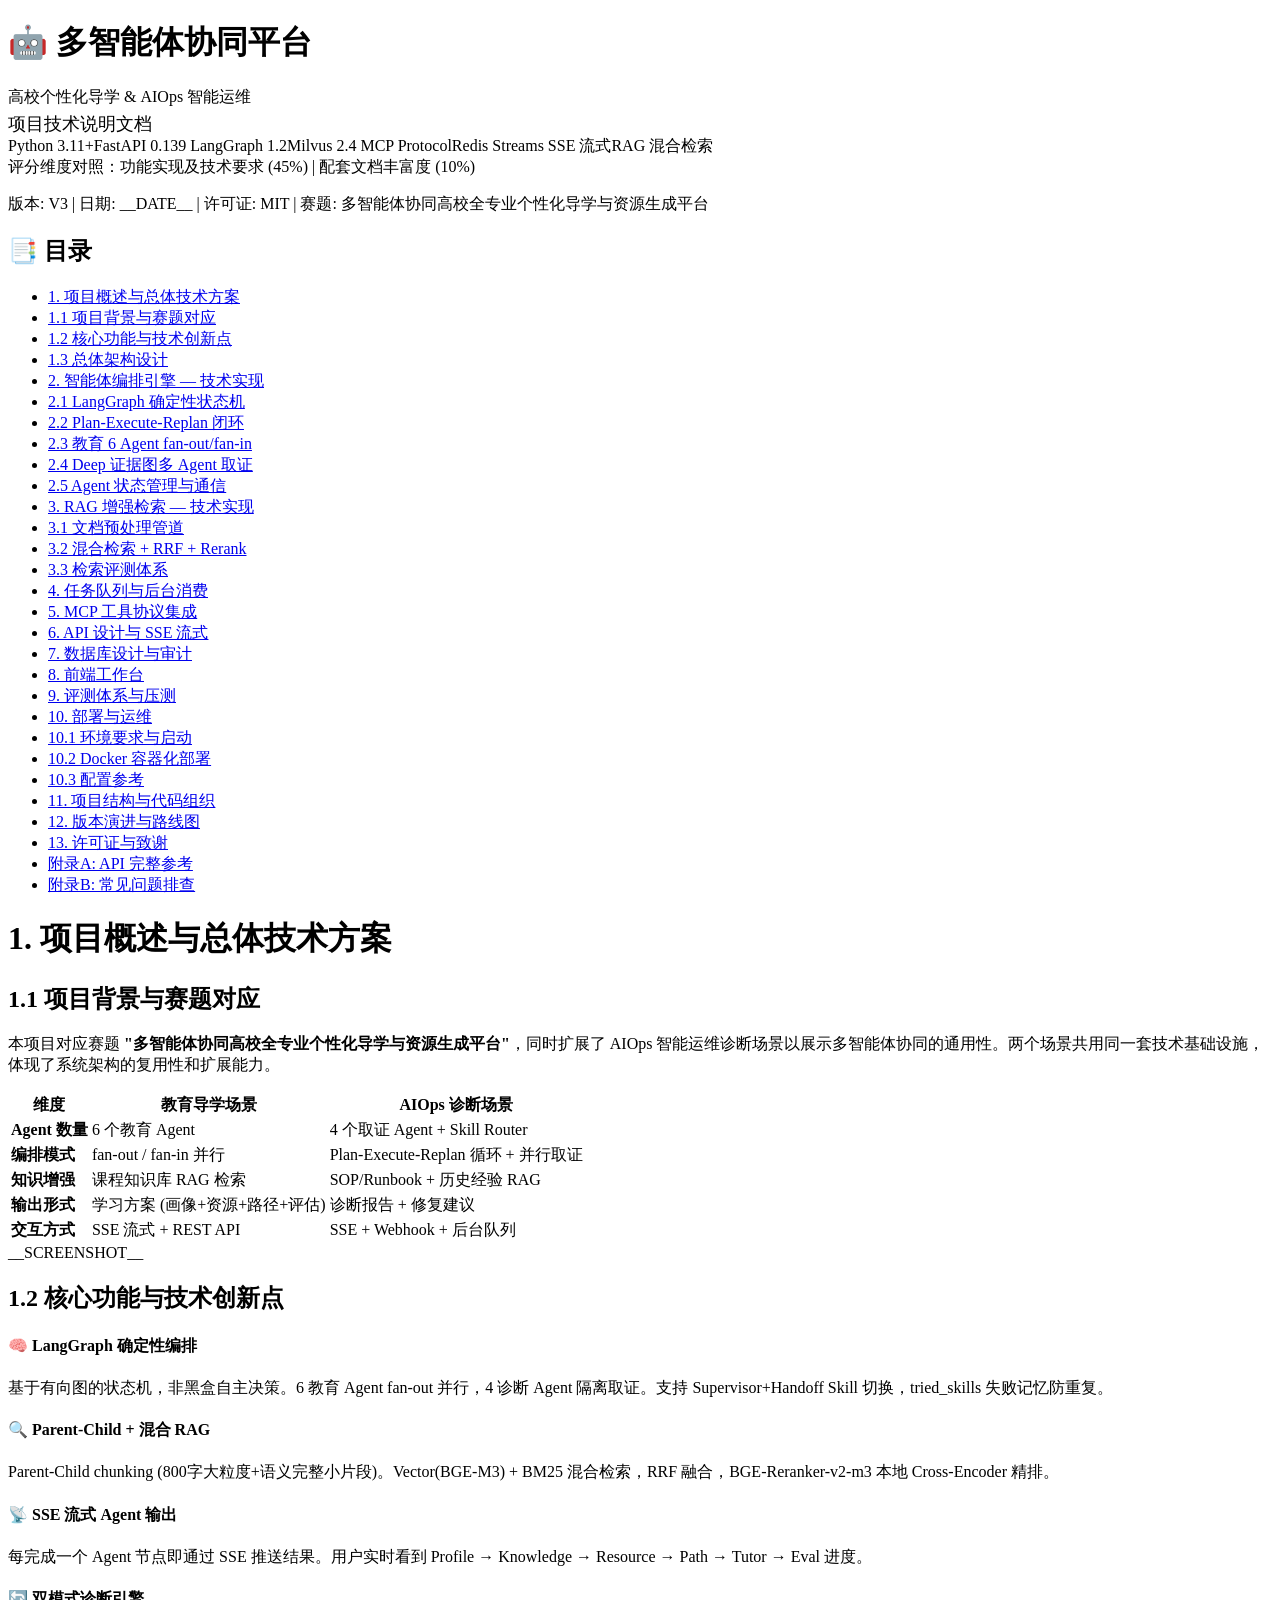
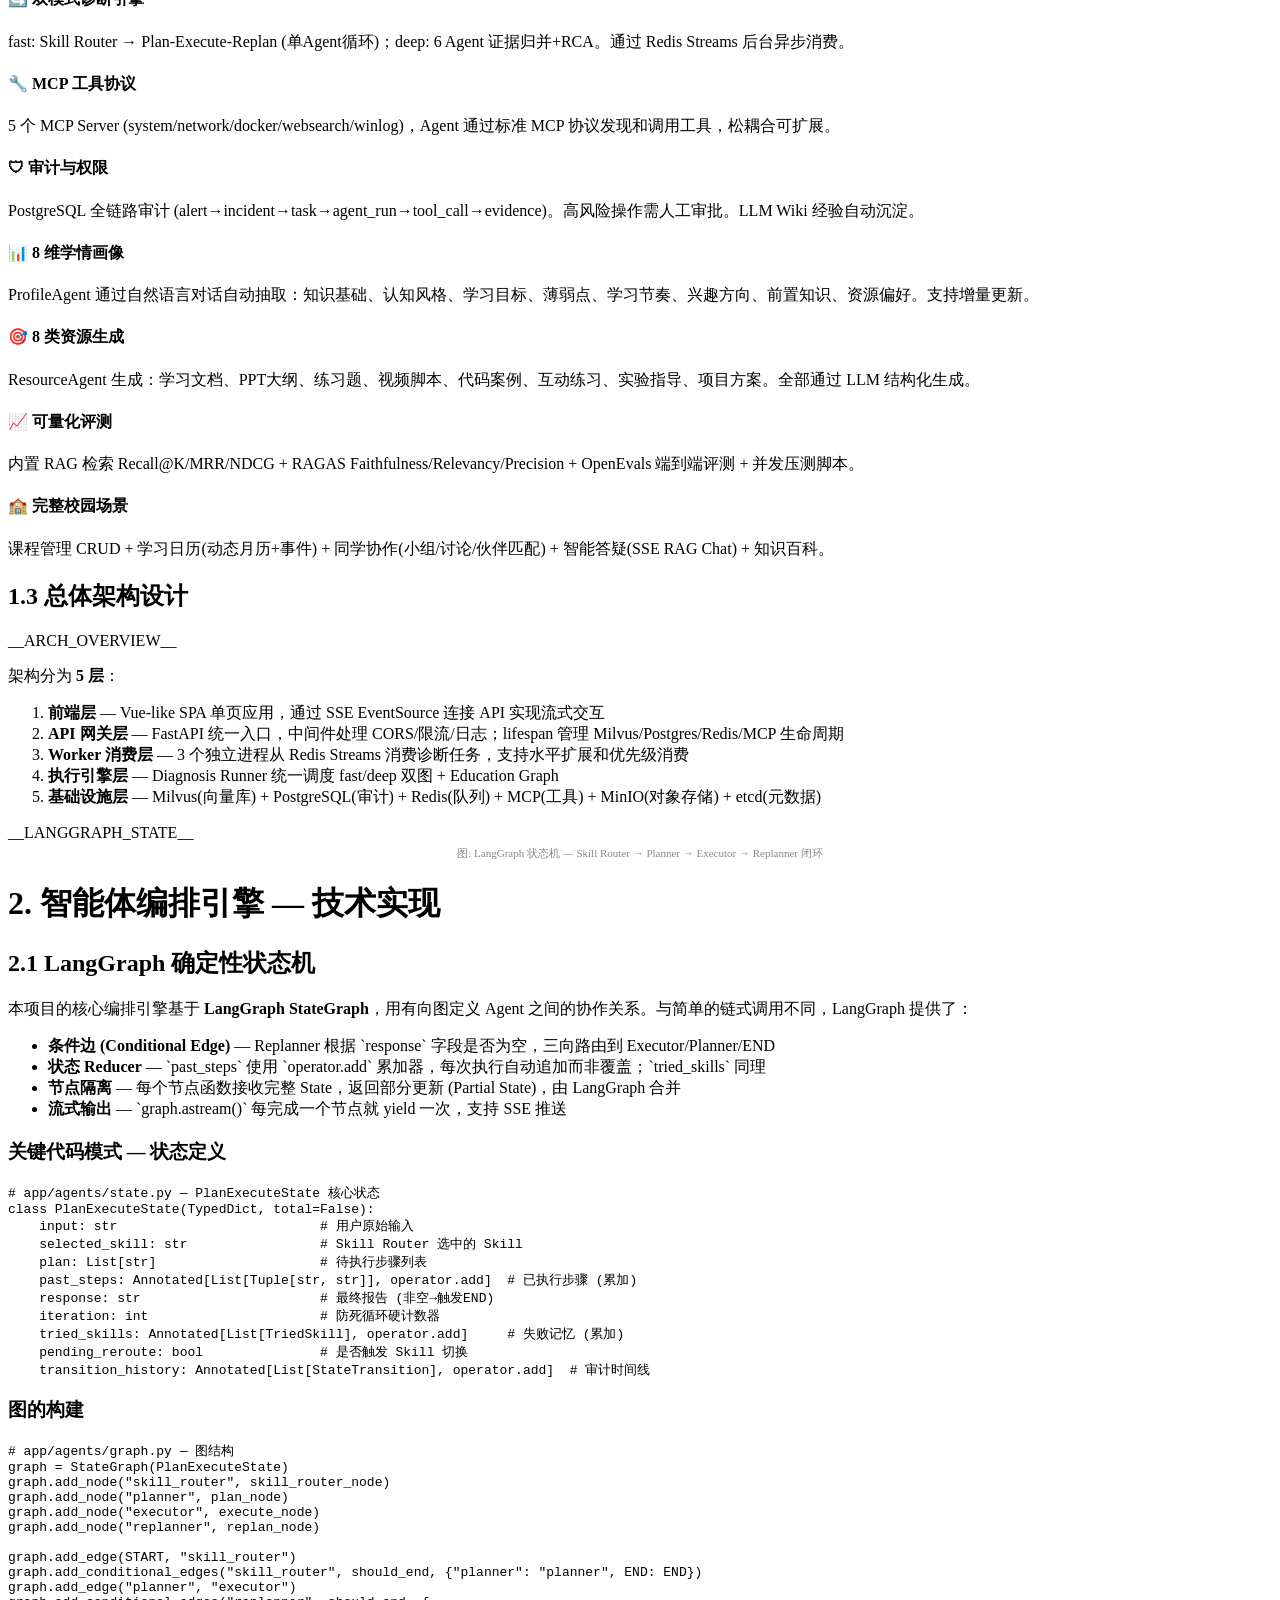
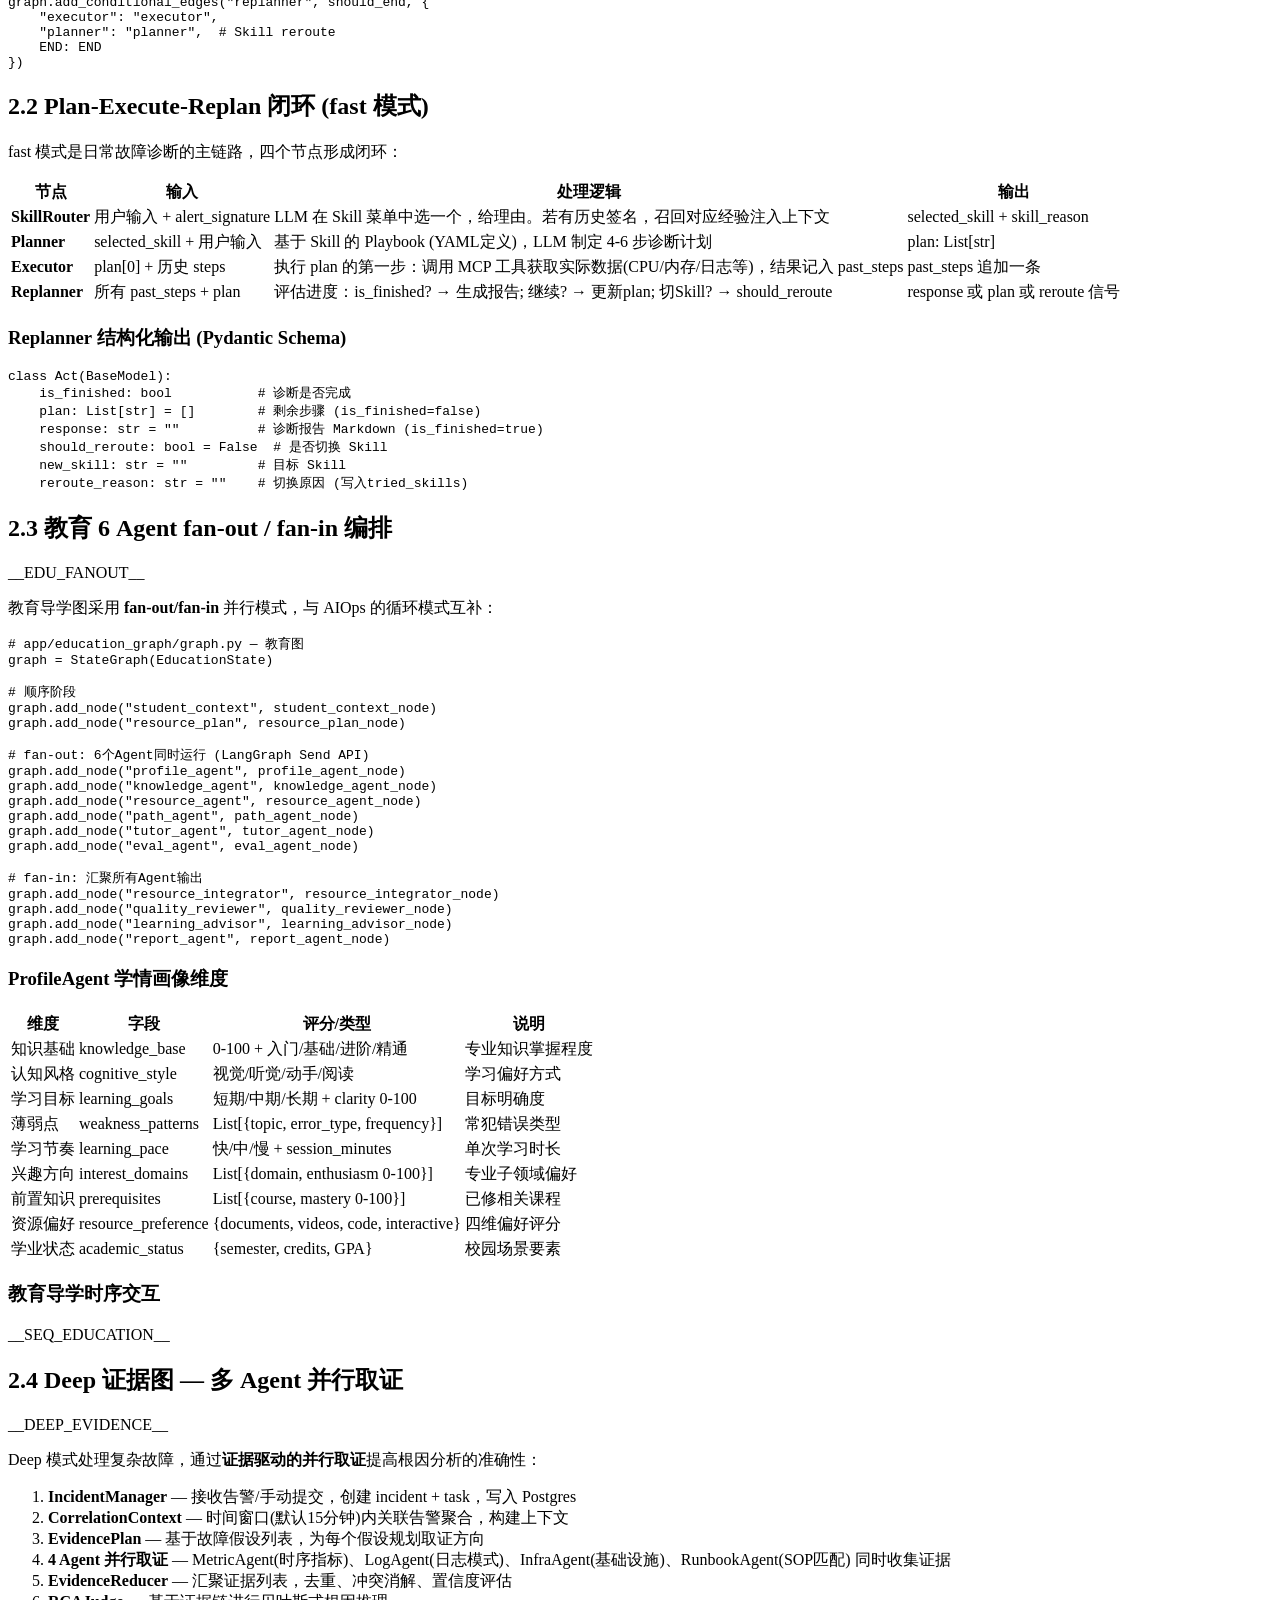
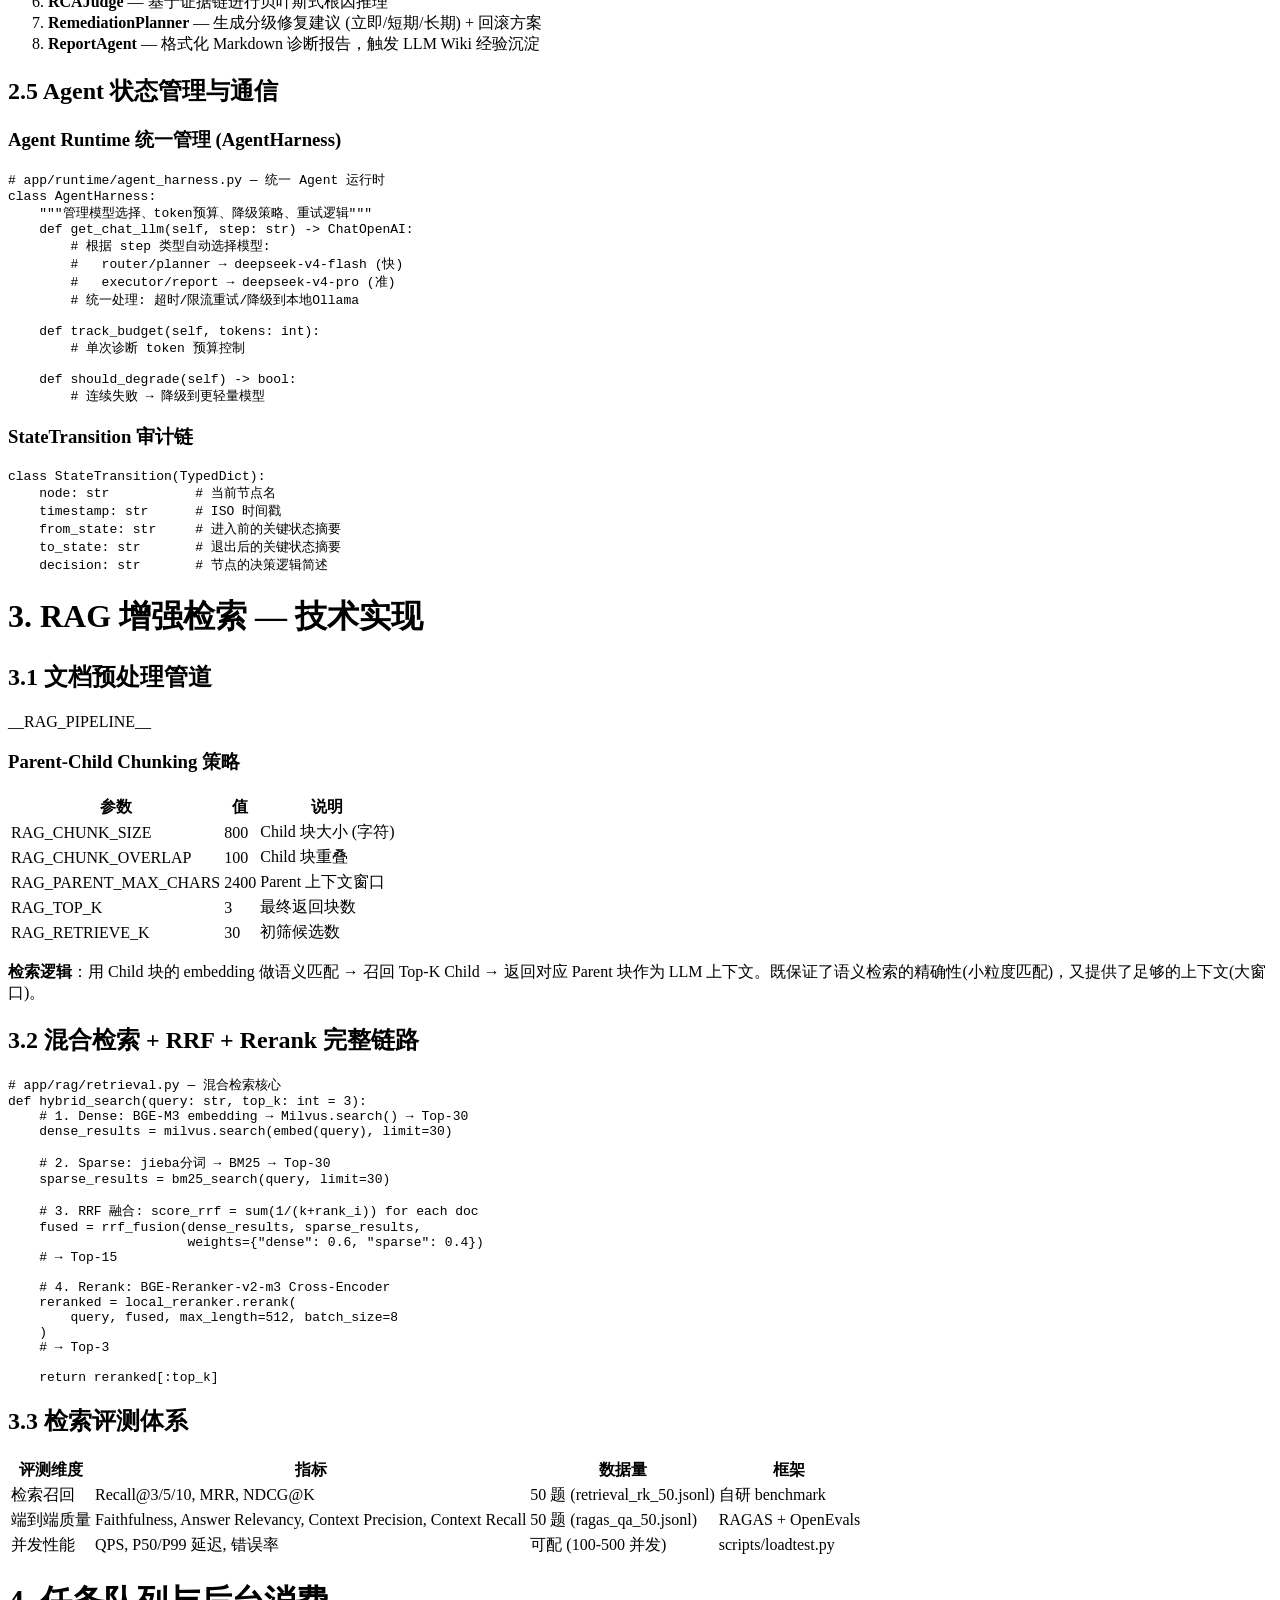
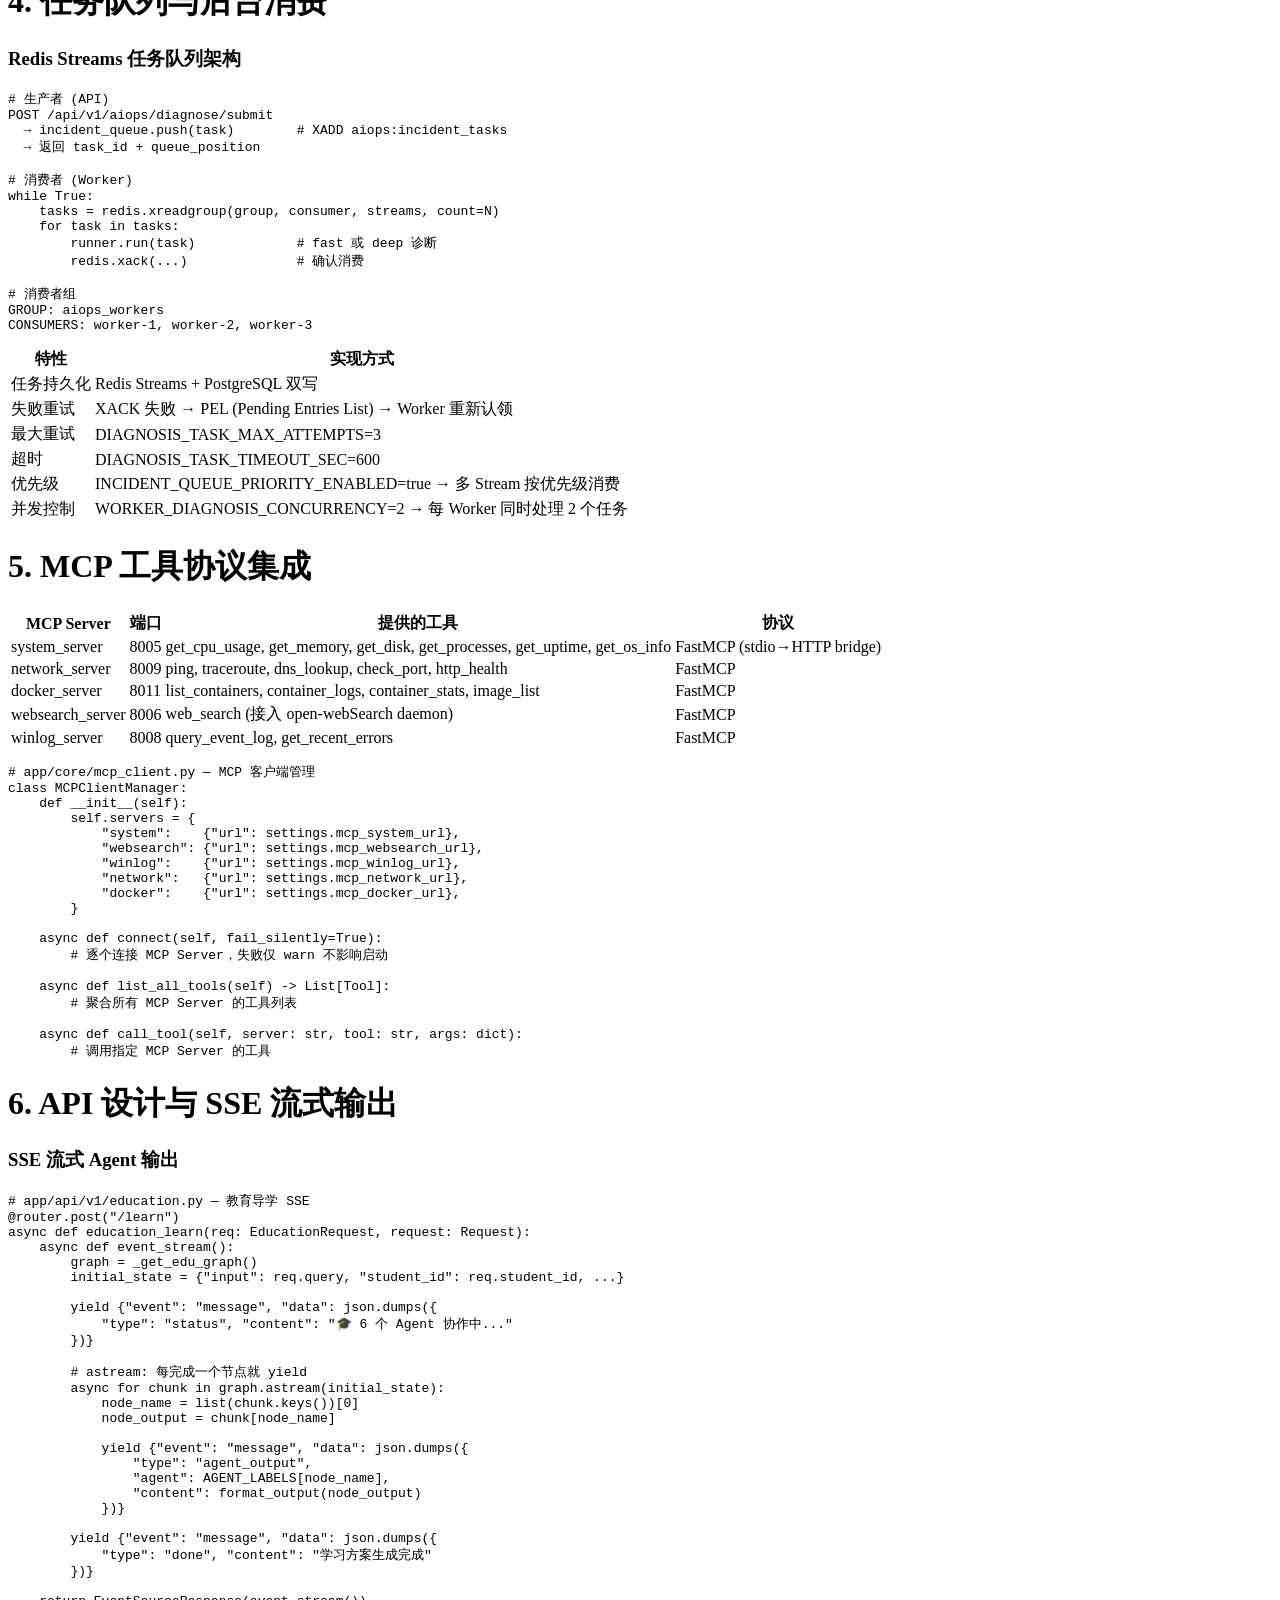
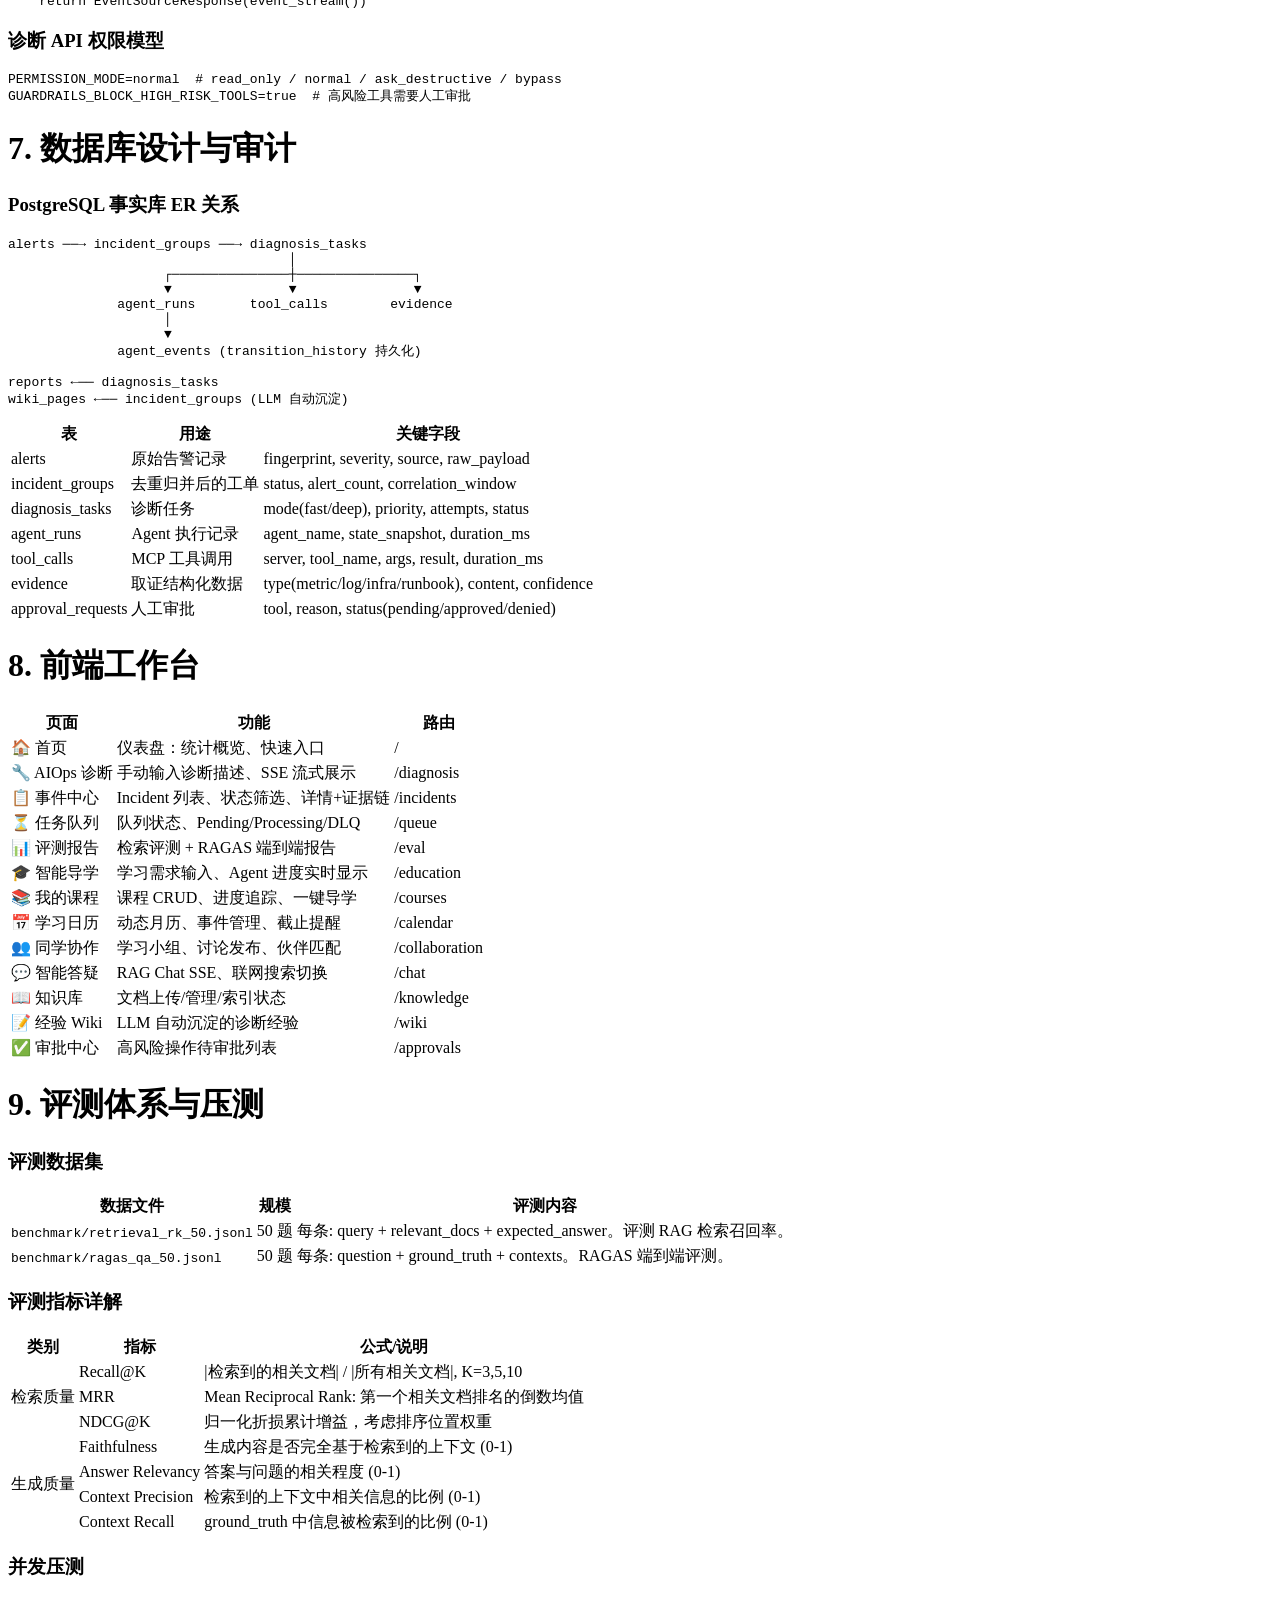
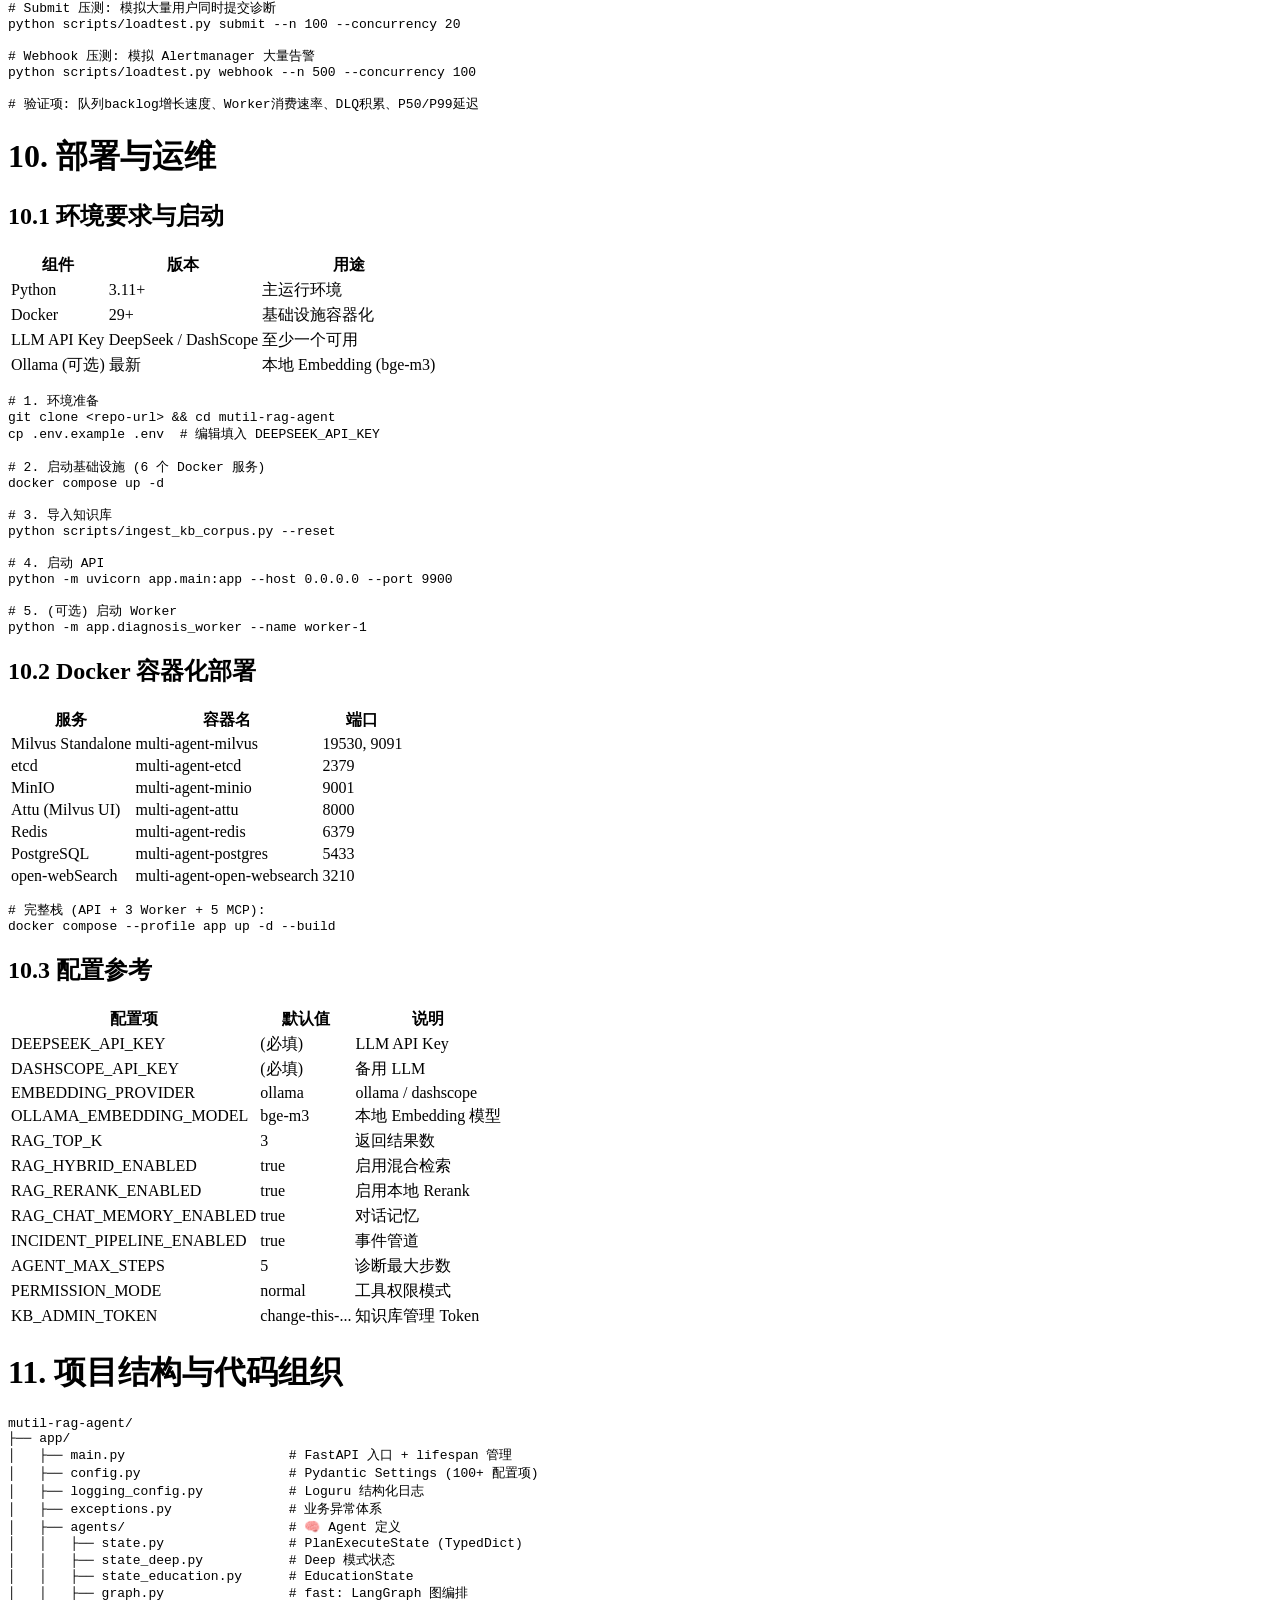
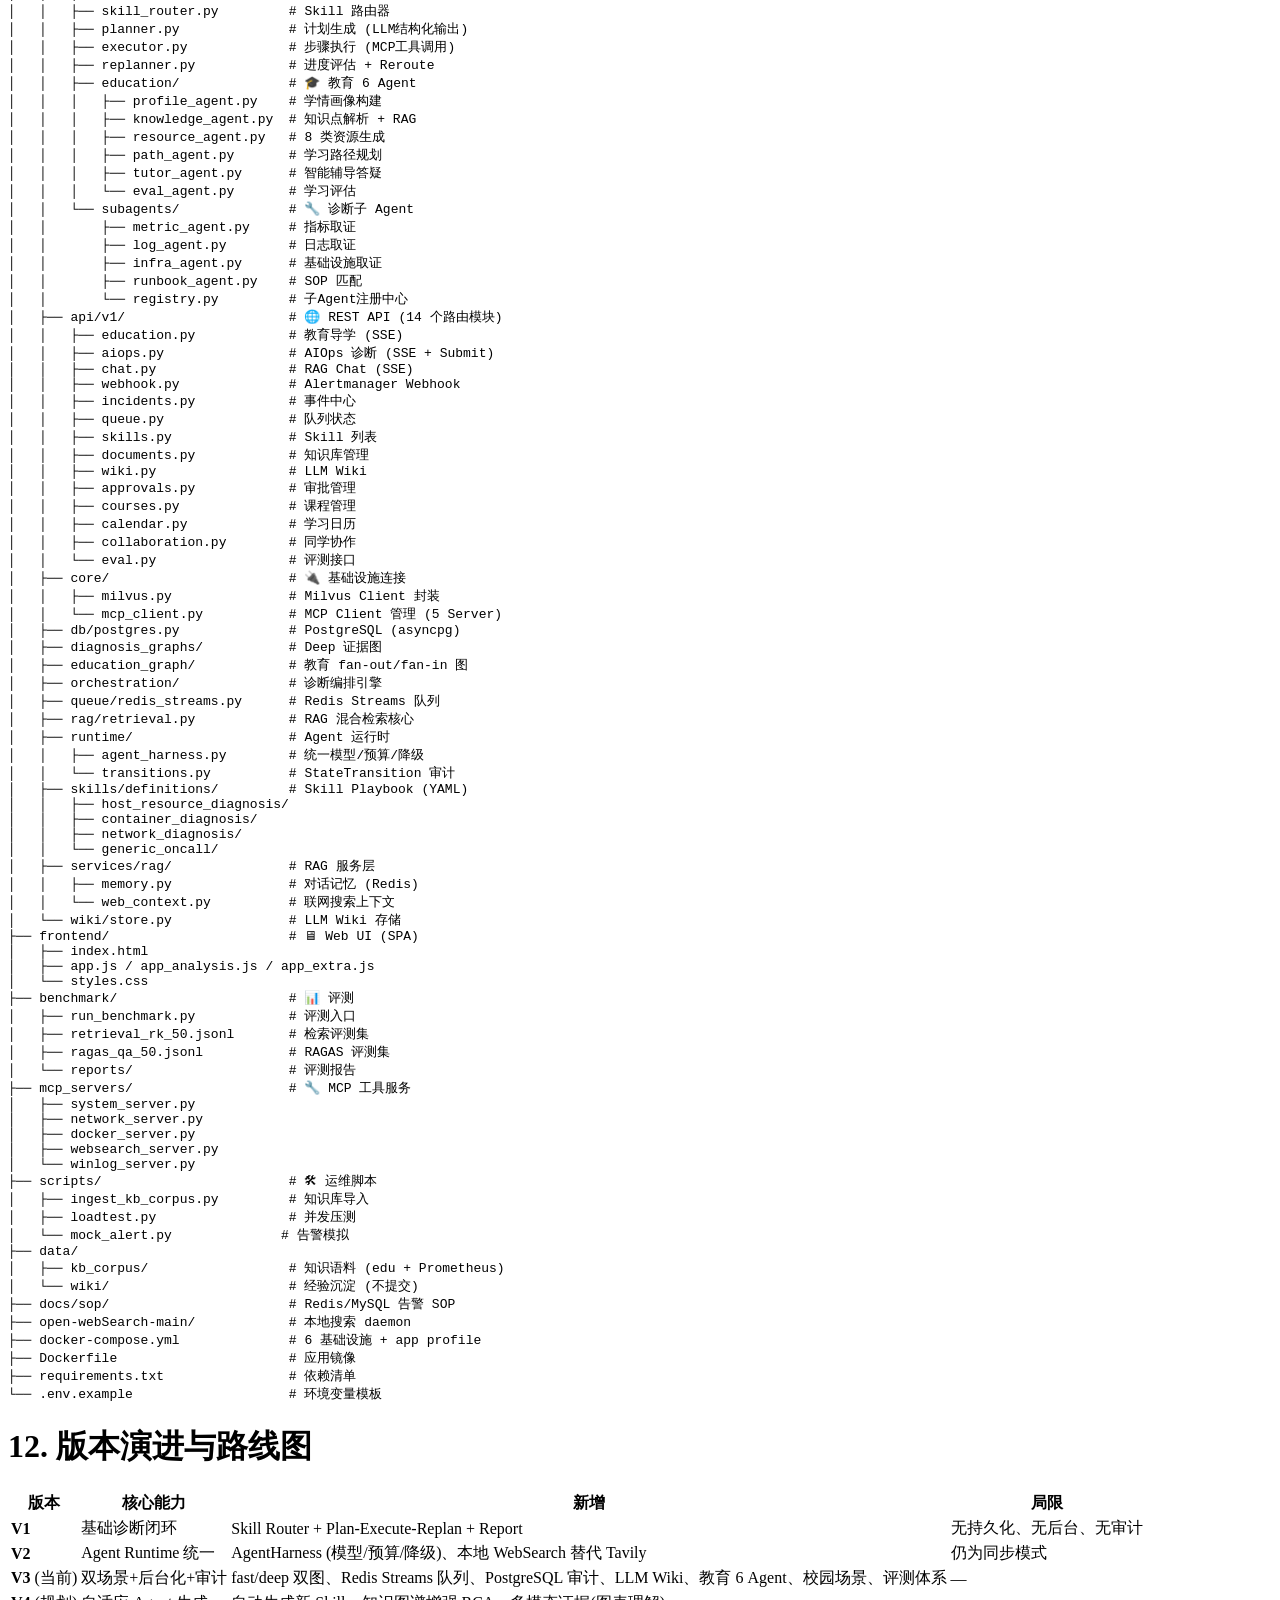
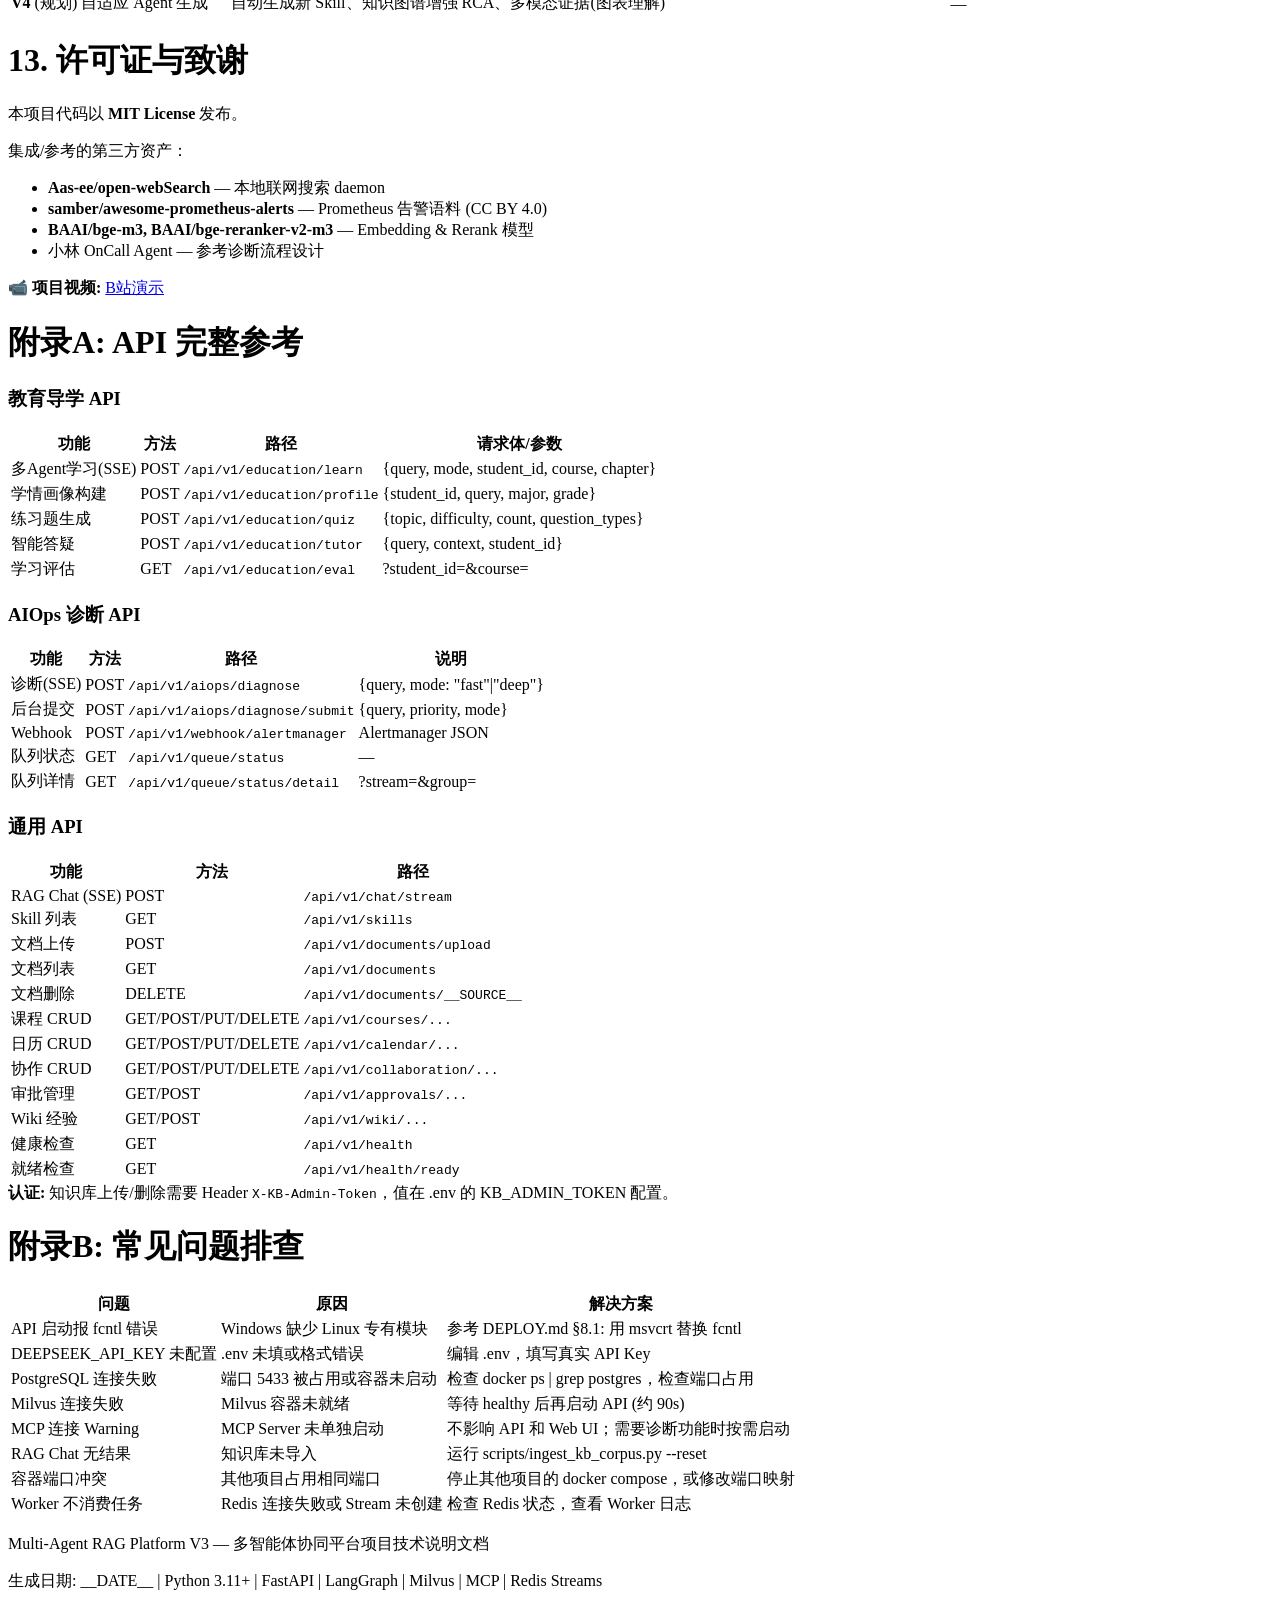
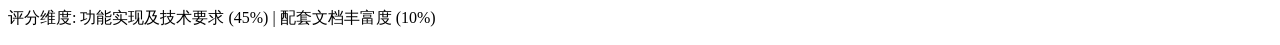
<file: docs/project_doc_template.html>
<!DOCTYPE html>
<html lang="zh-CN">
<head>
<meta charset="utf-8">
<title>多智能体协同平台 — 项目说明文档</title>
<style>__CSS__</style>
</head>
<body>

<!-- ═══════════════ COVER ═══════════════ -->
<div class="cover">
  <h1>🤖 多智能体协同平台</h1>
  <div class="subtitle">高校个性化导学 &amp; AIOps 智能运维</div>
  <div class="subtitle" style="font-size:18px;margin-top:4px;">项目技术说明文档</div>
  <div class="badges">
    <span class="badge">Python 3.11+</span><span class="badge">FastAPI 0.139</span>
    <span class="badge">LangGraph 1.2</span><span class="badge">Milvus 2.4</span>
    <span class="badge">MCP Protocol</span><span class="badge">Redis Streams</span>
    <span class="badge">SSE 流式</span><span class="badge">RAG 混合检索</span>
  </div>
  <div class="spec">评分维度对照：功能实现及技术要求 (45%) | 配套文档丰富度 (10%)</div>
  <div class="meta"><p>版本: V3 | 日期: __DATE__ | 许可证: MIT | 赛题: 多智能体协同高校全专业个性化导学与资源生成平台</p></div>
</div>

<!-- ═══════════════ TOC ═══════════════ -->
<div class="toc">
  <h2>📑 目录</h2>
  <ul>
    <li><a href="#s1">1. 项目概述与总体技术方案</a></li>
    <li class="l2"><a href="#s1.1">1.1 项目背景与赛题对应</a></li>
    <li class="l2"><a href="#s1.2">1.2 核心功能与技术创新点</a></li>
    <li class="l2"><a href="#s1.3">1.3 总体架构设计</a></li>
    <li><a href="#s2">2. 智能体编排引擎 — 技术实现</a></li>
    <li class="l2"><a href="#s2.1">2.1 LangGraph 确定性状态机</a></li>
    <li class="l2"><a href="#s2.2">2.2 Plan-Execute-Replan 闭环</a></li>
    <li class="l2"><a href="#s2.3">2.3 教育 6 Agent fan-out/fan-in</a></li>
    <li class="l2"><a href="#s2.4">2.4 Deep 证据图多 Agent 取证</a></li>
    <li class="l2"><a href="#s2.5">2.5 Agent 状态管理与通信</a></li>
    <li><a href="#s3">3. RAG 增强检索 — 技术实现</a></li>
    <li class="l2"><a href="#s3.1">3.1 文档预处理管道</a></li>
    <li class="l2"><a href="#s3.2">3.2 混合检索 + RRF + Rerank</a></li>
    <li class="l2"><a href="#s3.3">3.3 检索评测体系</a></li>
    <li><a href="#s4">4. 任务队列与后台消费</a></li>
    <li><a href="#s5">5. MCP 工具协议集成</a></li>
    <li><a href="#s6">6. API 设计与 SSE 流式</a></li>
    <li><a href="#s7">7. 数据库设计与审计</a></li>
    <li><a href="#s8">8. 前端工作台</a></li>
    <li><a href="#s9">9. 评测体系与压测</a></li>
    <li><a href="#s10">10. 部署与运维</a></li>
    <li class="l2"><a href="#s10.1">10.1 环境要求与启动</a></li>
    <li class="l2"><a href="#s10.2">10.2 Docker 容器化部署</a></li>
    <li class="l2"><a href="#s10.3">10.3 配置参考</a></li>
    <li><a href="#s11">11. 项目结构与代码组织</a></li>
    <li><a href="#s12">12. 版本演进与路线图</a></li>
    <li><a href="#s13">13. 许可证与致谢</a></li>
    <li><a href="#s14">附录A: API 完整参考</a></li>
    <li><a href="#s15">附录B: 常见问题排查</a></li>
  </ul>
</div>

<!-- ═══════════════ 1. 项目概述 ═══════════════ -->
<h1 id="s1">1. 项目概述与总体技术方案</h1>

<h2 id="s1.1">1.1 项目背景与赛题对应</h2>

<p>本项目对应赛题 <b>"多智能体协同高校全专业个性化导学与资源生成平台"</b>，同时扩展了 AIOps 智能运维诊断场景以展示多智能体协同的通用性。两个场景共用同一套技术基础设施，体现了系统架构的复用性和扩展能力。</p>

<table>
<tr><th>维度</th><th>教育导学场景</th><th>AIOps 诊断场景</th></tr>
<tr><td><b>Agent 数量</b></td><td>6 个教育 Agent</td><td>4 个取证 Agent + Skill Router</td></tr>
<tr><td><b>编排模式</b></td><td>fan-out / fan-in 并行</td><td>Plan-Execute-Replan 循环 + 并行取证</td></tr>
<tr><td><b>知识增强</b></td><td>课程知识库 RAG 检索</td><td>SOP/Runbook + 历史经验 RAG</td></tr>
<tr><td><b>输出形式</b></td><td>学习方案 (画像+资源+路径+评估)</td><td>诊断报告 + 修复建议</td></tr>
<tr><td><b>交互方式</b></td><td>SSE 流式 + REST API</td><td>SSE + Webhook + 后台队列</td></tr>
</table>

__SCREENSHOT__

<h2 id="s1.2">1.2 核心功能与技术创新点</h2>

<div class="feature-grid">
  <div class="feature-card"><h4>🧠 LangGraph 确定性编排</h4><p>基于有向图的状态机，非黑盒自主决策。6 教育 Agent fan-out 并行，4 诊断 Agent 隔离取证。支持 Supervisor+Handoff Skill 切换，tried_skills 失败记忆防重复。</p></div>
  <div class="feature-card"><h4>🔍 Parent-Child + 混合 RAG</h4><p>Parent-Child chunking (800字大粒度+语义完整小片段)。Vector(BGE-M3) + BM25 混合检索，RRF 融合，BGE-Reranker-v2-m3 本地 Cross-Encoder 精排。</p></div>
  <div class="feature-card"><h4>📡 SSE 流式 Agent 输出</h4><p>每完成一个 Agent 节点即通过 SSE 推送结果。用户实时看到 Profile → Knowledge → Resource → Path → Tutor → Eval 进度。</p></div>
  <div class="feature-card"><h4>🔄 双模式诊断引擎</h4><p>fast: Skill Router → Plan-Execute-Replan (单Agent循环)；deep: 6 Agent 证据归并+RCA。通过 Redis Streams 后台异步消费。</p></div>
  <div class="feature-card"><h4>🔧 MCP 工具协议</h4><p>5 个 MCP Server (system/network/docker/websearch/winlog)，Agent 通过标准 MCP 协议发现和调用工具，松耦合可扩展。</p></div>
  <div class="feature-card"><h4>🛡 审计与权限</h4><p>PostgreSQL 全链路审计 (alert→incident→task→agent_run→tool_call→evidence)。高风险操作需人工审批。LLM Wiki 经验自动沉淀。</p></div>
  <div class="feature-card"><h4>📊 8 维学情画像</h4><p>ProfileAgent 通过自然语言对话自动抽取：知识基础、认知风格、学习目标、薄弱点、学习节奏、兴趣方向、前置知识、资源偏好。支持增量更新。</p></div>
  <div class="feature-card"><h4>🎯 8 类资源生成</h4><p>ResourceAgent 生成：学习文档、PPT大纲、练习题、视频脚本、代码案例、互动练习、实验指导、项目方案。全部通过 LLM 结构化生成。</p></div>
  <div class="feature-card"><h4>📈 可量化评测</h4><p>内置 RAG 检索 Recall@K/MRR/NDCG + RAGAS Faithfulness/Relevancy/Precision + OpenEvals 端到端评测 + 并发压测脚本。</p></div>
  <div class="feature-card"><h4>🏫 完整校园场景</h4><p>课程管理 CRUD + 学习日历(动态月历+事件) + 同学协作(小组/讨论/伙伴匹配) + 智能答疑(SSE RAG Chat) + 知识百科。</p></div>
</div>

<h2 id="s1.3">1.3 总体架构设计</h2>

<div class="arch-diagram">__ARCH_OVERVIEW__</div>

<p>架构分为 <b>5 层</b>：</p>
<ol>
  <li><b>前端层</b> — Vue-like SPA 单页应用，通过 SSE EventSource 连接 API 实现流式交互</li>
  <li><b>API 网关层</b> — FastAPI 统一入口，中间件处理 CORS/限流/日志；lifespan 管理 Milvus/Postgres/Redis/MCP 生命周期</li>
  <li><b>Worker 消费层</b> — 3 个独立进程从 Redis Streams 消费诊断任务，支持水平扩展和优先级消费</li>
  <li><b>执行引擎层</b> — Diagnosis Runner 统一调度 fast/deep 双图 + Education Graph</li>
  <li><b>基础设施层</b> — Milvus(向量库) + PostgreSQL(审计) + Redis(队列) + MCP(工具) + MinIO(对象存储) + etcd(元数据)</li>
</ol>

<div class="arch-diagram">__LANGGRAPH_STATE__</div>
<p style="text-align:center;font-size:11px;color:#888;margin-top:4px;">图: LangGraph 状态机 — Skill Router → Planner → Executor → Replanner 闭环</p>

<!-- ═══════════════ 2. 智能体编排引擎 ═══════════════ -->
<h1 id="s2">2. 智能体编排引擎 — 技术实现</h1>

<h2 id="s2.1">2.1 LangGraph 确定性状态机</h2>

<p>本项目的核心编排引擎基于 <b>LangGraph StateGraph</b>，用有向图定义 Agent 之间的协作关系。与简单的链式调用不同，LangGraph 提供了：</p>
<ul>
  <li><b>条件边 (Conditional Edge)</b> — Replanner 根据 `response` 字段是否为空，三向路由到 Executor/Planner/END</li>
  <li><b>状态 Reducer</b> — `past_steps` 使用 `operator.add` 累加器，每次执行自动追加而非覆盖；`tried_skills` 同理</li>
  <li><b>节点隔离</b> — 每个节点函数接收完整 State，返回部分更新 (Partial State)，由 LangGraph 合并</li>
  <li><b>流式输出</b> — `graph.astream()` 每完成一个节点就 yield 一次，支持 SSE 推送</li>
</ul>

<h3>关键代码模式 — 状态定义</h3>
<pre><code># app/agents/state.py — PlanExecuteState 核心状态
class PlanExecuteState(TypedDict, total=False):
    input: str                          # 用户原始输入
    selected_skill: str                 # Skill Router 选中的 Skill
    plan: List[str]                     # 待执行步骤列表
    past_steps: Annotated[List[Tuple[str, str]], operator.add]  # 已执行步骤 (累加)
    response: str                       # 最终报告 (非空→触发END)
    iteration: int                      # 防死循环硬计数器
    tried_skills: Annotated[List[TriedSkill], operator.add]     # 失败记忆 (累加)
    pending_reroute: bool               # 是否触发 Skill 切换
    transition_history: Annotated[List[StateTransition], operator.add]  # 审计时间线</code></pre>

<h3>图的构建</h3>
<pre><code># app/agents/graph.py — 图结构
graph = StateGraph(PlanExecuteState)
graph.add_node("skill_router", skill_router_node)
graph.add_node("planner", plan_node)
graph.add_node("executor", execute_node)
graph.add_node("replanner", replan_node)

graph.add_edge(START, "skill_router")
graph.add_conditional_edges("skill_router", should_end, {"planner": "planner", END: END})
graph.add_edge("planner", "executor")
graph.add_conditional_edges("replanner", should_end, {
    "executor": "executor",
    "planner": "planner",  # Skill reroute
    END: END
})</code></pre>

<h2 id="s2.2">2.2 Plan-Execute-Replan 闭环 (fast 模式)</h2>

<p>fast 模式是日常故障诊断的主链路，四个节点形成闭环：</p>

<table>
<tr><th>节点</th><th>输入</th><th>处理逻辑</th><th>输出</th></tr>
<tr><td><b>SkillRouter</b></td><td>用户输入 + alert_signature</td><td>LLM 在 Skill 菜单中选一个，给理由。若有历史签名，召回对应经验注入上下文</td><td>selected_skill + skill_reason</td></tr>
<tr><td><b>Planner</b></td><td>selected_skill + 用户输入</td><td>基于 Skill 的 Playbook (YAML定义)，LLM 制定 4-6 步诊断计划</td><td>plan: List[str]</td></tr>
<tr><td><b>Executor</b></td><td>plan[0] + 历史 steps</td><td>执行 plan 的第一步：调用 MCP 工具获取实际数据(CPU/内存/日志等)，结果记入 past_steps</td><td>past_steps 追加一条</td></tr>
<tr><td><b>Replanner</b></td><td>所有 past_steps + plan</td><td>评估进度：is_finished? → 生成报告; 继续? → 更新plan; 切Skill? → should_reroute</td><td>response 或 plan 或 reroute 信号</td></tr>
</table>

<h3>Replanner 结构化输出 (Pydantic Schema)</h3>
<pre><code>class Act(BaseModel):
    is_finished: bool           # 诊断是否完成
    plan: List[str] = []        # 剩余步骤 (is_finished=false)
    response: str = ""          # 诊断报告 Markdown (is_finished=true)
    should_reroute: bool = False  # 是否切换 Skill
    new_skill: str = ""         # 目标 Skill
    reroute_reason: str = ""    # 切换原因 (写入tried_skills)</code></pre>

<h2 id="s2.3">2.3 教育 6 Agent fan-out / fan-in 编排</h2>

<div class="flow-diagram">__EDU_FANOUT__</div>

<p>教育导学图采用 <b>fan-out/fan-in</b> 并行模式，与 AIOps 的循环模式互补：</p>

<pre><code># app/education_graph/graph.py — 教育图
graph = StateGraph(EducationState)

# 顺序阶段
graph.add_node("student_context", student_context_node)
graph.add_node("resource_plan", resource_plan_node)

# fan-out: 6个Agent同时运行 (LangGraph Send API)
graph.add_node("profile_agent", profile_agent_node)
graph.add_node("knowledge_agent", knowledge_agent_node)
graph.add_node("resource_agent", resource_agent_node)
graph.add_node("path_agent", path_agent_node)
graph.add_node("tutor_agent", tutor_agent_node)
graph.add_node("eval_agent", eval_agent_node)

# fan-in: 汇聚所有Agent输出
graph.add_node("resource_integrator", resource_integrator_node)
graph.add_node("quality_reviewer", quality_reviewer_node)
graph.add_node("learning_advisor", learning_advisor_node)
graph.add_node("report_agent", report_agent_node)</code></pre>

<h3>ProfileAgent 学情画像维度</h3>
<table>
<tr><th>维度</th><th>字段</th><th>评分/类型</th><th>说明</th></tr>
<tr><td>知识基础</td><td>knowledge_base</td><td>0-100 + 入门/基础/进阶/精通</td><td>专业知识掌握程度</td></tr>
<tr><td>认知风格</td><td>cognitive_style</td><td>视觉/听觉/动手/阅读</td><td>学习偏好方式</td></tr>
<tr><td>学习目标</td><td>learning_goals</td><td>短期/中期/长期 + clarity 0-100</td><td>目标明确度</td></tr>
<tr><td>薄弱点</td><td>weakness_patterns</td><td>List[{topic, error_type, frequency}]</td><td>常犯错误类型</td></tr>
<tr><td>学习节奏</td><td>learning_pace</td><td>快/中/慢 + session_minutes</td><td>单次学习时长</td></tr>
<tr><td>兴趣方向</td><td>interest_domains</td><td>List[{domain, enthusiasm 0-100}]</td><td>专业子领域偏好</td></tr>
<tr><td>前置知识</td><td>prerequisites</td><td>List[{course, mastery 0-100}]</td><td>已修相关课程</td></tr>
<tr><td>资源偏好</td><td>resource_preference</td><td>{documents, videos, code, interactive}</td><td>四维偏好评分</td></tr>
<tr><td>学业状态</td><td>academic_status</td><td>{semester, credits, GPA}</td><td>校园场景要素</td></tr>
</table>

<h3>教育导学时序交互</h3>
<div class="flow-diagram">__SEQ_EDUCATION__</div>

<h2 id="s2.4">2.4 Deep 证据图 — 多 Agent 并行取证</h2>

<div class="flow-diagram">__DEEP_EVIDENCE__</div>

<p>Deep 模式处理复杂故障，通过<b>证据驱动的并行取证</b>提高根因分析的准确性：</p>
<ol>
  <li><b>IncidentManager</b> — 接收告警/手动提交，创建 incident + task，写入 Postgres</li>
  <li><b>CorrelationContext</b> — 时间窗口(默认15分钟)内关联告警聚合，构建上下文</li>
  <li><b>EvidencePlan</b> — 基于故障假设列表，为每个假设规划取证方向</li>
  <li><b>4 Agent 并行取证</b> — MetricAgent(时序指标)、LogAgent(日志模式)、InfraAgent(基础设施)、RunbookAgent(SOP匹配) 同时收集证据</li>
  <li><b>EvidenceReducer</b> — 汇聚证据列表，去重、冲突消解、置信度评估</li>
  <li><b>RCAJudge</b> — 基于证据链进行贝叶斯式根因推理</li>
  <li><b>RemediationPlanner</b> — 生成分级修复建议 (立即/短期/长期) + 回滚方案</li>
  <li><b>ReportAgent</b> — 格式化 Markdown 诊断报告，触发 LLM Wiki 经验沉淀</li>
</ol>

<h2 id="s2.5">2.5 Agent 状态管理与通信</h2>

<h3>Agent Runtime 统一管理 (AgentHarness)</h3>
<pre><code># app/runtime/agent_harness.py — 统一 Agent 运行时
class AgentHarness:
    """管理模型选择、token预算、降级策略、重试逻辑"""
    def get_chat_llm(self, step: str) -> ChatOpenAI:
        # 根据 step 类型自动选择模型:
        #   router/planner → deepseek-v4-flash (快)
        #   executor/report → deepseek-v4-pro (准)
        # 统一处理: 超时/限流重试/降级到本地Ollama

    def track_budget(self, tokens: int):
        # 单次诊断 token 预算控制

    def should_degrade(self) -> bool:
        # 连续失败 → 降级到更轻量模型</code></pre>

<h3>StateTransition 审计链</h3>
<pre><code>class StateTransition(TypedDict):
    node: str           # 当前节点名
    timestamp: str      # ISO 时间戳
    from_state: str     # 进入前的关键状态摘要
    to_state: str       # 退出后的关键状态摘要
    decision: str       # 节点的决策逻辑简述</code></pre>

<!-- ═══════════════ 3. RAG ═══════════════ -->
<h1 id="s3">3. RAG 增强检索 — 技术实现</h1>

<h2 id="s3.1">3.1 文档预处理管道</h2>

<div class="flow-diagram">__RAG_PIPELINE__</div>

<h3>Parent-Child Chunking 策略</h3>
<table>
<tr><th>参数</th><th>值</th><th>说明</th></tr>
<tr><td>RAG_CHUNK_SIZE</td><td>800</td><td>Child 块大小 (字符)</td></tr>
<tr><td>RAG_CHUNK_OVERLAP</td><td>100</td><td>Child 块重叠</td></tr>
<tr><td>RAG_PARENT_MAX_CHARS</td><td>2400</td><td>Parent 上下文窗口</td></tr>
<tr><td>RAG_TOP_K</td><td>3</td><td>最终返回块数</td></tr>
<tr><td>RAG_RETRIEVE_K</td><td>30</td><td>初筛候选数</td></tr>
</table>

<p><b>检索逻辑</b>：用 Child 块的 embedding 做语义匹配 → 召回 Top-K Child → 返回对应 Parent 块作为 LLM 上下文。既保证了语义检索的精确性(小粒度匹配)，又提供了足够的上下文(大窗口)。</p>

<h2 id="s3.2">3.2 混合检索 + RRF + Rerank 完整链路</h2>

<pre><code># app/rag/retrieval.py — 混合检索核心
def hybrid_search(query: str, top_k: int = 3):
    # 1. Dense: BGE-M3 embedding → Milvus.search() → Top-30
    dense_results = milvus.search(embed(query), limit=30)

    # 2. Sparse: jieba分词 → BM25 → Top-30
    sparse_results = bm25_search(query, limit=30)

    # 3. RRF 融合: score_rrf = sum(1/(k+rank_i)) for each doc
    fused = rrf_fusion(dense_results, sparse_results,
                       weights={"dense": 0.6, "sparse": 0.4})
    # → Top-15

    # 4. Rerank: BGE-Reranker-v2-m3 Cross-Encoder
    reranked = local_reranker.rerank(
        query, fused, max_length=512, batch_size=8
    )
    # → Top-3

    return reranked[:top_k]</code></pre>

<h2 id="s3.3">3.3 检索评测体系</h2>

<table>
<tr><th>评测维度</th><th>指标</th><th>数据量</th><th>框架</th></tr>
<tr><td>检索召回</td><td>Recall@3/5/10, MRR, NDCG@K</td><td>50 题 (retrieval_rk_50.jsonl)</td><td>自研 benchmark</td></tr>
<tr><td>端到端质量</td><td>Faithfulness, Answer Relevancy, Context Precision, Context Recall</td><td>50 题 (ragas_qa_50.jsonl)</td><td>RAGAS + OpenEvals</td></tr>
<tr><td>并发性能</td><td>QPS, P50/P99 延迟, 错误率</td><td>可配 (100-500 并发)</td><td>scripts/loadtest.py</td></tr>
</table>

<!-- ═══════════════ 4. 任务队列 ═══════════════ -->
<h1 id="s4">4. 任务队列与后台消费</h1>

<h3>Redis Streams 任务队列架构</h3>
<pre><code># 生产者 (API)
POST /api/v1/aiops/diagnose/submit
  → incident_queue.push(task)        # XADD aiops:incident_tasks
  → 返回 task_id + queue_position

# 消费者 (Worker)
while True:
    tasks = redis.xreadgroup(group, consumer, streams, count=N)
    for task in tasks:
        runner.run(task)             # fast 或 deep 诊断
        redis.xack(...)              # 确认消费

# 消费者组
GROUP: aiops_workers
CONSUMERS: worker-1, worker-2, worker-3</code></pre>

<table>
<tr><th>特性</th><th>实现方式</th></tr>
<tr><td>任务持久化</td><td>Redis Streams + PostgreSQL 双写</td></tr>
<tr><td>失败重试</td><td>XACK 失败 → PEL (Pending Entries List) → Worker 重新认领</td></tr>
<tr><td>最大重试</td><td>DIAGNOSIS_TASK_MAX_ATTEMPTS=3</td></tr>
<tr><td>超时</td><td>DIAGNOSIS_TASK_TIMEOUT_SEC=600</td></tr>
<tr><td>优先级</td><td>INCIDENT_QUEUE_PRIORITY_ENABLED=true → 多 Stream 按优先级消费</td></tr>
<tr><td>并发控制</td><td>WORKER_DIAGNOSIS_CONCURRENCY=2 → 每 Worker 同时处理 2 个任务</td></tr>
</table>

<!-- ═══════════════ 5. MCP ═══════════════ -->
<h1 id="s5">5. MCP 工具协议集成</h1>

<table>
<tr><th>MCP Server</th><th>端口</th><th>提供的工具</th><th>协议</th></tr>
<tr><td>system_server</td><td>8005</td><td>get_cpu_usage, get_memory, get_disk, get_processes, get_uptime, get_os_info</td><td>FastMCP (stdio→HTTP bridge)</td></tr>
<tr><td>network_server</td><td>8009</td><td>ping, traceroute, dns_lookup, check_port, http_health</td><td>FastMCP</td></tr>
<tr><td>docker_server</td><td>8011</td><td>list_containers, container_logs, container_stats, image_list</td><td>FastMCP</td></tr>
<tr><td>websearch_server</td><td>8006</td><td>web_search (接入 open-webSearch daemon)</td><td>FastMCP</td></tr>
<tr><td>winlog_server</td><td>8008</td><td>query_event_log, get_recent_errors</td><td>FastMCP</td></tr>
</table>

<pre><code># app/core/mcp_client.py — MCP 客户端管理
class MCPClientManager:
    def __init__(self):
        self.servers = {
            "system":    {"url": settings.mcp_system_url},
            "websearch": {"url": settings.mcp_websearch_url},
            "winlog":    {"url": settings.mcp_winlog_url},
            "network":   {"url": settings.mcp_network_url},
            "docker":    {"url": settings.mcp_docker_url},
        }

    async def connect(self, fail_silently=True):
        # 逐个连接 MCP Server，失败仅 warn 不影响启动

    async def list_all_tools(self) -> List[Tool]:
        # 聚合所有 MCP Server 的工具列表

    async def call_tool(self, server: str, tool: str, args: dict):
        # 调用指定 MCP Server 的工具</code></pre>

<!-- ═══════════════ 6. API + SSE ═══════════════ -->
<h1 id="s6">6. API 设计与 SSE 流式输出</h1>

<h3>SSE 流式 Agent 输出</h3>
<pre><code># app/api/v1/education.py — 教育导学 SSE
@router.post("/learn")
async def education_learn(req: EducationRequest, request: Request):
    async def event_stream():
        graph = _get_edu_graph()
        initial_state = {"input": req.query, "student_id": req.student_id, ...}

        yield {"event": "message", "data": json.dumps({
            "type": "status", "content": "🎓 6 个 Agent 协作中..."
        })}

        # astream: 每完成一个节点就 yield
        async for chunk in graph.astream(initial_state):
            node_name = list(chunk.keys())[0]
            node_output = chunk[node_name]

            yield {"event": "message", "data": json.dumps({
                "type": "agent_output",
                "agent": AGENT_LABELS[node_name],
                "content": format_output(node_output)
            })}

        yield {"event": "message", "data": json.dumps({
            "type": "done", "content": "学习方案生成完成"
        })}

    return EventSourceResponse(event_stream())</code></pre>

<h3>诊断 API 权限模型</h3>
<pre><code>PERMISSION_MODE=normal  # read_only / normal / ask_destructive / bypass
GUARDRAILS_BLOCK_HIGH_RISK_TOOLS=true  # 高风险工具需要人工审批</code></pre>

<!-- ═══════════════ 7. 数据库 ═══════════════ -->
<h1 id="s7">7. 数据库设计与审计</h1>

<h3>PostgreSQL 事实库 ER 关系</h3>
<pre><code>alerts ──→ incident_groups ──→ diagnosis_tasks
                                    │
                    ┌───────────────┼───────────────┐
                    ▼               ▼               ▼
              agent_runs       tool_calls        evidence
                    │
                    ▼
              agent_events (transition_history 持久化)

reports ←── diagnosis_tasks
wiki_pages ←── incident_groups (LLM 自动沉淀)</code></pre>

<table>
<tr><th>表</th><th>用途</th><th>关键字段</th></tr>
<tr><td>alerts</td><td>原始告警记录</td><td>fingerprint, severity, source, raw_payload</td></tr>
<tr><td>incident_groups</td><td>去重归并后的工单</td><td>status, alert_count, correlation_window</td></tr>
<tr><td>diagnosis_tasks</td><td>诊断任务</td><td>mode(fast/deep), priority, attempts, status</td></tr>
<tr><td>agent_runs</td><td>Agent 执行记录</td><td>agent_name, state_snapshot, duration_ms</td></tr>
<tr><td>tool_calls</td><td>MCP 工具调用</td><td>server, tool_name, args, result, duration_ms</td></tr>
<tr><td>evidence</td><td>取证结构化数据</td><td>type(metric/log/infra/runbook), content, confidence</td></tr>
<tr><td>approval_requests</td><td>人工审批</td><td>tool, reason, status(pending/approved/denied)</td></tr>
</table>

<!-- ═══════════════ 8. 前端 ═══════════════ -->
<h1 id="s8">8. 前端工作台</h1>

<table>
<tr><th>页面</th><th>功能</th><th>路由</th></tr>
<tr><td>🏠 首页</td><td>仪表盘：统计概览、快速入口</td><td>/</td></tr>
<tr><td>🔧 AIOps 诊断</td><td>手动输入诊断描述、SSE 流式展示</td><td>/diagnosis</td></tr>
<tr><td>📋 事件中心</td><td>Incident 列表、状态筛选、详情+证据链</td><td>/incidents</td></tr>
<tr><td>⏳ 任务队列</td><td>队列状态、Pending/Processing/DLQ</td><td>/queue</td></tr>
<tr><td>📊 评测报告</td><td>检索评测 + RAGAS 端到端报告</td><td>/eval</td></tr>
<tr><td>🎓 智能导学</td><td>学习需求输入、Agent 进度实时显示</td><td>/education</td></tr>
<tr><td>📚 我的课程</td><td>课程 CRUD、进度追踪、一键导学</td><td>/courses</td></tr>
<tr><td>📅 学习日历</td><td>动态月历、事件管理、截止提醒</td><td>/calendar</td></tr>
<tr><td>👥 同学协作</td><td>学习小组、讨论发布、伙伴匹配</td><td>/collaboration</td></tr>
<tr><td>💬 智能答疑</td><td>RAG Chat SSE、联网搜索切换</td><td>/chat</td></tr>
<tr><td>📖 知识库</td><td>文档上传/管理/索引状态</td><td>/knowledge</td></tr>
<tr><td>📝 经验 Wiki</td><td>LLM 自动沉淀的诊断经验</td><td>/wiki</td></tr>
<tr><td>✅ 审批中心</td><td>高风险操作待审批列表</td><td>/approvals</td></tr>
</table>

<!-- ═══════════════ 9. 评测 ═══════════════ -->
<h1 id="s9">9. 评测体系与压测</h1>

<h3>评测数据集</h3>
<table>
<tr><th>数据文件</th><th>规模</th><th>评测内容</th></tr>
<tr><td><code>benchmark/retrieval_rk_50.jsonl</code></td><td>50 题</td><td>每条: query + relevant_docs + expected_answer。评测 RAG 检索召回率。</td></tr>
<tr><td><code>benchmark/ragas_qa_50.jsonl</code></td><td>50 题</td><td>每条: question + ground_truth + contexts。RAGAS 端到端评测。</td></tr>
</table>

<h3>评测指标详解</h3>
<table>
<tr><th>类别</th><th>指标</th><th>公式/说明</th></tr>
<tr><td rowspan="3">检索质量</td><td>Recall@K</td><td>|检索到的相关文档| / |所有相关文档|, K=3,5,10</td></tr>
<tr><td>MRR</td><td>Mean Reciprocal Rank: 第一个相关文档排名的倒数均值</td></tr>
<tr><td>NDCG@K</td><td>归一化折损累计增益，考虑排序位置权重</td></tr>
<tr><td rowspan="4">生成质量</td><td>Faithfulness</td><td>生成内容是否完全基于检索到的上下文 (0-1)</td></tr>
<tr><td>Answer Relevancy</td><td>答案与问题的相关程度 (0-1)</td></tr>
<tr><td>Context Precision</td><td>检索到的上下文中相关信息的比例 (0-1)</td></tr>
<tr><td>Context Recall</td><td>ground_truth 中信息被检索到的比例 (0-1)</td></tr>
</table>

<h3>并发压测</h3>
<pre><code># Submit 压测: 模拟大量用户同时提交诊断
python scripts/loadtest.py submit --n 100 --concurrency 20

# Webhook 压测: 模拟 Alertmanager 大量告警
python scripts/loadtest.py webhook --n 500 --concurrency 100

# 验证项: 队列backlog增长速度、Worker消费速率、DLQ积累、P50/P99延迟</code></pre>

<!-- ═══════════════ 10. 部署 ═══════════════ -->
<h1 id="s10">10. 部署与运维</h1>

<h2 id="s10.1">10.1 环境要求与启动</h2>

<table>
<tr><th>组件</th><th>版本</th><th>用途</th></tr>
<tr><td>Python</td><td>3.11+</td><td>主运行环境</td></tr>
<tr><td>Docker</td><td>29+</td><td>基础设施容器化</td></tr>
<tr><td>LLM API Key</td><td>DeepSeek / DashScope</td><td>至少一个可用</td></tr>
<tr><td>Ollama (可选)</td><td>最新</td><td>本地 Embedding (bge-m3)</td></tr>
</table>

<pre><code># 1. 环境准备
git clone &lt;repo-url&gt; && cd mutil-rag-agent
cp .env.example .env  # 编辑填入 DEEPSEEK_API_KEY

# 2. 启动基础设施 (6 个 Docker 服务)
docker compose up -d

# 3. 导入知识库
python scripts/ingest_kb_corpus.py --reset

# 4. 启动 API
python -m uvicorn app.main:app --host 0.0.0.0 --port 9900

# 5. (可选) 启动 Worker
python -m app.diagnosis_worker --name worker-1</code></pre>

<h2 id="s10.2">10.2 Docker 容器化部署</h2>

<table>
<tr><th>服务</th><th>容器名</th><th>端口</th></tr>
<tr><td>Milvus Standalone</td><td>multi-agent-milvus</td><td>19530, 9091</td></tr>
<tr><td>etcd</td><td>multi-agent-etcd</td><td>2379</td></tr>
<tr><td>MinIO</td><td>multi-agent-minio</td><td>9001</td></tr>
<tr><td>Attu (Milvus UI)</td><td>multi-agent-attu</td><td>8000</td></tr>
<tr><td>Redis</td><td>multi-agent-redis</td><td>6379</td></tr>
<tr><td>PostgreSQL</td><td>multi-agent-postgres</td><td>5433</td></tr>
<tr><td>open-webSearch</td><td>multi-agent-open-websearch</td><td>3210</td></tr>
</table>

<pre><code># 完整栈 (API + 3 Worker + 5 MCP):
docker compose --profile app up -d --build</code></pre>

<h2 id="s10.3">10.3 配置参考</h2>

<table>
<tr><th>配置项</th><th>默认值</th><th>说明</th></tr>
<tr><td>DEEPSEEK_API_KEY</td><td>(必填)</td><td>LLM API Key</td></tr>
<tr><td>DASHSCOPE_API_KEY</td><td>(必填)</td><td>备用 LLM</td></tr>
<tr><td>EMBEDDING_PROVIDER</td><td>ollama</td><td>ollama / dashscope</td></tr>
<tr><td>OLLAMA_EMBEDDING_MODEL</td><td>bge-m3</td><td>本地 Embedding 模型</td></tr>
<tr><td>RAG_TOP_K</td><td>3</td><td>返回结果数</td></tr>
<tr><td>RAG_HYBRID_ENABLED</td><td>true</td><td>启用混合检索</td></tr>
<tr><td>RAG_RERANK_ENABLED</td><td>true</td><td>启用本地 Rerank</td></tr>
<tr><td>RAG_CHAT_MEMORY_ENABLED</td><td>true</td><td>对话记忆</td></tr>
<tr><td>INCIDENT_PIPELINE_ENABLED</td><td>true</td><td>事件管道</td></tr>
<tr><td>AGENT_MAX_STEPS</td><td>5</td><td>诊断最大步数</td></tr>
<tr><td>PERMISSION_MODE</td><td>normal</td><td>工具权限模式</td></tr>
<tr><td>KB_ADMIN_TOKEN</td><td>change-this-...</td><td>知识库管理 Token</td></tr>
</table>

<!-- ═══════════════ 11. 项目结构 ═══════════════ -->
<h1 id="s11">11. 项目结构与代码组织</h1>

<pre><code>mutil-rag-agent/
├── app/
│   ├── main.py                     # FastAPI 入口 + lifespan 管理
│   ├── config.py                   # Pydantic Settings (100+ 配置项)
│   ├── logging_config.py           # Loguru 结构化日志
│   ├── exceptions.py               # 业务异常体系
│   ├── agents/                     # 🧠 Agent 定义
│   │   ├── state.py                # PlanExecuteState (TypedDict)
│   │   ├── state_deep.py           # Deep 模式状态
│   │   ├── state_education.py      # EducationState
│   │   ├── graph.py                # fast: LangGraph 图编排
│   │   ├── skill_router.py         # Skill 路由器
│   │   ├── planner.py              # 计划生成 (LLM结构化输出)
│   │   ├── executor.py             # 步骤执行 (MCP工具调用)
│   │   ├── replanner.py            # 进度评估 + Reroute
│   │   ├── education/              # 🎓 教育 6 Agent
│   │   │   ├── profile_agent.py    # 学情画像构建
│   │   │   ├── knowledge_agent.py  # 知识点解析 + RAG
│   │   │   ├── resource_agent.py   # 8 类资源生成
│   │   │   ├── path_agent.py       # 学习路径规划
│   │   │   ├── tutor_agent.py      # 智能辅导答疑
│   │   │   └── eval_agent.py       # 学习评估
│   │   └── subagents/              # 🔧 诊断子 Agent
│   │       ├── metric_agent.py     # 指标取证
│   │       ├── log_agent.py        # 日志取证
│   │       ├── infra_agent.py      # 基础设施取证
│   │       ├── runbook_agent.py    # SOP 匹配
│   │       └── registry.py         # 子Agent注册中心
│   ├── api/v1/                     # 🌐 REST API (14 个路由模块)
│   │   ├── education.py            # 教育导学 (SSE)
│   │   ├── aiops.py                # AIOps 诊断 (SSE + Submit)
│   │   ├── chat.py                 # RAG Chat (SSE)
│   │   ├── webhook.py              # Alertmanager Webhook
│   │   ├── incidents.py            # 事件中心
│   │   ├── queue.py                # 队列状态
│   │   ├── skills.py               # Skill 列表
│   │   ├── documents.py            # 知识库管理
│   │   ├── wiki.py                 # LLM Wiki
│   │   ├── approvals.py            # 审批管理
│   │   ├── courses.py              # 课程管理
│   │   ├── calendar.py             # 学习日历
│   │   ├── collaboration.py        # 同学协作
│   │   └── eval.py                 # 评测接口
│   ├── core/                       # 🔌 基础设施连接
│   │   ├── milvus.py               # Milvus Client 封装
│   │   └── mcp_client.py           # MCP Client 管理 (5 Server)
│   ├── db/postgres.py              # PostgreSQL (asyncpg)
│   ├── diagnosis_graphs/           # Deep 证据图
│   ├── education_graph/            # 教育 fan-out/fan-in 图
│   ├── orchestration/              # 诊断编排引擎
│   ├── queue/redis_streams.py      # Redis Streams 队列
│   ├── rag/retrieval.py            # RAG 混合检索核心
│   ├── runtime/                    # Agent 运行时
│   │   ├── agent_harness.py        # 统一模型/预算/降级
│   │   └── transitions.py          # StateTransition 审计
│   ├── skills/definitions/         # Skill Playbook (YAML)
│   │   ├── host_resource_diagnosis/
│   │   ├── container_diagnosis/
│   │   ├── network_diagnosis/
│   │   └── generic_oncall/
│   ├── services/rag/               # RAG 服务层
│   │   ├── memory.py               # 对话记忆 (Redis)
│   │   └── web_context.py          # 联网搜索上下文
│   └── wiki/store.py               # LLM Wiki 存储
├── frontend/                       # 🖥 Web UI (SPA)
│   ├── index.html
│   ├── app.js / app_analysis.js / app_extra.js
│   └── styles.css
├── benchmark/                      # 📊 评测
│   ├── run_benchmark.py            # 评测入口
│   ├── retrieval_rk_50.jsonl       # 检索评测集
│   ├── ragas_qa_50.jsonl           # RAGAS 评测集
│   └── reports/                    # 评测报告
├── mcp_servers/                    # 🔧 MCP 工具服务
│   ├── system_server.py
│   ├── network_server.py
│   ├── docker_server.py
│   ├── websearch_server.py
│   └── winlog_server.py
├── scripts/                        # 🛠 运维脚本
│   ├── ingest_kb_corpus.py         # 知识库导入
│   ├── loadtest.py                 # 并发压测
│   └── mock_alert.py              # 告警模拟
├── data/
│   ├── kb_corpus/                  # 知识语料 (edu + Prometheus)
│   └── wiki/                       # 经验沉淀 (不提交)
├── docs/sop/                       # Redis/MySQL 告警 SOP
├── open-webSearch-main/            # 本地搜索 daemon
├── docker-compose.yml              # 6 基础设施 + app profile
├── Dockerfile                      # 应用镜像
├── requirements.txt                # 依赖清单
└── .env.example                    # 环境变量模板
</code></pre>

<!-- ═══════════════ 12. 版本演进 ═══════════════ -->
<h1 id="s12">12. 版本演进与路线图</h1>

<table>
<tr><th>版本</th><th>核心能力</th><th>新增</th><th>局限</th></tr>
<tr><td><b>V1</b></td><td>基础诊断闭环</td><td>Skill Router + Plan-Execute-Replan + Report</td><td>无持久化、无后台、无审计</td></tr>
<tr><td><b>V2</b></td><td>Agent Runtime 统一</td><td>AgentHarness (模型/预算/降级)、本地 WebSearch 替代 Tavily</td><td>仍为同步模式</td></tr>
<tr><td><b>V3</b> (当前)</td><td>双场景+后台化+审计</td><td>fast/deep 双图、Redis Streams 队列、PostgreSQL 审计、LLM Wiki、教育 6 Agent、校园场景、评测体系</td><td>—</td></tr>
<tr><td><b>V4</b> (规划)</td><td>自适应 Agent 生成</td><td>自动生成新 Skill、知识图谱增强 RCA、多模态证据(图表理解)</td><td>—</td></tr>
</table>

<!-- ═══════════════ 13. 许可证 ═══════════════ -->
<h1 id="s13">13. 许可证与致谢</h1>

<p>本项目代码以 <b>MIT License</b> 发布。</p>
<p>集成/参考的第三方资产：</p>
<ul>
  <li><b>Aas-ee/open-webSearch</b> — 本地联网搜索 daemon</li>
  <li><b>samber/awesome-prometheus-alerts</b> — Prometheus 告警语料 (CC BY 4.0)</li>
  <li><b>BAAI/bge-m3, BAAI/bge-reranker-v2-m3</b> — Embedding &amp; Rerank 模型</li>
  <li>小林 OnCall Agent — 参考诊断流程设计</li>
</ul>
<p>📹 <b>项目视频:</b> <a href="https://www.bilibili.com/video/BV182RCBGEod/">B站演示</a></p>

<!-- ═══════════════ 附录A ═══════════════ -->
<h1 id="s14">附录A: API 完整参考</h1>

<h3>教育导学 API</h3>
<table>
<tr><th>功能</th><th>方法</th><th>路径</th><th>请求体/参数</th></tr>
<tr><td>多Agent学习(SSE)</td><td>POST</td><td><code>/api/v1/education/learn</code></td><td>{query, mode, student_id, course, chapter}</td></tr>
<tr><td>学情画像构建</td><td>POST</td><td><code>/api/v1/education/profile</code></td><td>{student_id, query, major, grade}</td></tr>
<tr><td>练习题生成</td><td>POST</td><td><code>/api/v1/education/quiz</code></td><td>{topic, difficulty, count, question_types}</td></tr>
<tr><td>智能答疑</td><td>POST</td><td><code>/api/v1/education/tutor</code></td><td>{query, context, student_id}</td></tr>
<tr><td>学习评估</td><td>GET</td><td><code>/api/v1/education/eval</code></td><td>?student_id=&course=</td></tr>
</table>

<h3>AIOps 诊断 API</h3>
<table>
<tr><th>功能</th><th>方法</th><th>路径</th><th>说明</th></tr>
<tr><td>诊断(SSE)</td><td>POST</td><td><code>/api/v1/aiops/diagnose</code></td><td>{query, mode: "fast"|"deep"}</td></tr>
<tr><td>后台提交</td><td>POST</td><td><code>/api/v1/aiops/diagnose/submit</code></td><td>{query, priority, mode}</td></tr>
<tr><td>Webhook</td><td>POST</td><td><code>/api/v1/webhook/alertmanager</code></td><td>Alertmanager JSON</td></tr>
<tr><td>队列状态</td><td>GET</td><td><code>/api/v1/queue/status</code></td><td>—</td></tr>
<tr><td>队列详情</td><td>GET</td><td><code>/api/v1/queue/status/detail</code></td><td>?stream=&group=</td></tr>
</table>

<h3>通用 API</h3>
<table>
<tr><th>功能</th><th>方法</th><th>路径</th></tr>
<tr><td>RAG Chat (SSE)</td><td>POST</td><td><code>/api/v1/chat/stream</code></td></tr>
<tr><td>Skill 列表</td><td>GET</td><td><code>/api/v1/skills</code></td></tr>
<tr><td>文档上传</td><td>POST</td><td><code>/api/v1/documents/upload</code></td></tr>
<tr><td>文档列表</td><td>GET</td><td><code>/api/v1/documents</code></td></tr>
<tr><td>文档删除</td><td>DELETE</td><td><code>/api/v1/documents/__SOURCE__</code></td></tr>
<tr><td>课程 CRUD</td><td>GET/POST/PUT/DELETE</td><td><code>/api/v1/courses/...</code></td></tr>
<tr><td>日历 CRUD</td><td>GET/POST/PUT/DELETE</td><td><code>/api/v1/calendar/...</code></td></tr>
<tr><td>协作 CRUD</td><td>GET/POST/PUT/DELETE</td><td><code>/api/v1/collaboration/...</code></td></tr>
<tr><td>审批管理</td><td>GET/POST</td><td><code>/api/v1/approvals/...</code></td></tr>
<tr><td>Wiki 经验</td><td>GET/POST</td><td><code>/api/v1/wiki/...</code></td></tr>
<tr><td>健康检查</td><td>GET</td><td><code>/api/v1/health</code></td></tr>
<tr><td>就绪检查</td><td>GET</td><td><code>/api/v1/health/ready</code></td></tr>
</table>

<div class="callout info"><b>认证:</b> 知识库上传/删除需要 Header <code>X-KB-Admin-Token</code>，值在 .env 的 KB_ADMIN_TOKEN 配置。</div>

<!-- ═══════════════ 附录B ═══════════════ -->
<h1 id="s15">附录B: 常见问题排查</h1>

<table>
<tr><th>问题</th><th>原因</th><th>解决方案</th></tr>
<tr><td>API 启动报 fcntl 错误</td><td>Windows 缺少 Linux 专有模块</td><td>参考 DEPLOY.md §8.1: 用 msvcrt 替换 fcntl</td></tr>
<tr><td>DEEPSEEK_API_KEY 未配置</td><td>.env 未填或格式错误</td><td>编辑 .env，填写真实 API Key</td></tr>
<tr><td>PostgreSQL 连接失败</td><td>端口 5433 被占用或容器未启动</td><td>检查 docker ps | grep postgres，检查端口占用</td></tr>
<tr><td>Milvus 连接失败</td><td>Milvus 容器未就绪</td><td>等待 healthy 后再启动 API (约 90s)</td></tr>
<tr><td>MCP 连接 Warning</td><td>MCP Server 未单独启动</td><td>不影响 API 和 Web UI；需要诊断功能时按需启动</td></tr>
<tr><td>RAG Chat 无结果</td><td>知识库未导入</td><td>运行 scripts/ingest_kb_corpus.py --reset</td></tr>
<tr><td>容器端口冲突</td><td>其他项目占用相同端口</td><td>停止其他项目的 docker compose，或修改端口映射</td></tr>
<tr><td>Worker 不消费任务</td><td>Redis 连接失败或 Stream 未创建</td><td>检查 Redis 状态，查看 Worker 日志</td></tr>
</table>

<div class="footer-note">
  <p>Multi-Agent RAG Platform V3 — 多智能体协同平台项目技术说明文档</p>
  <p>生成日期: __DATE__ | Python 3.11+ | FastAPI | LangGraph | Milvus | MCP | Redis Streams</p>
  <p>评分维度: 功能实现及技术要求 (45%) | 配套文档丰富度 (10%)</p>
</div>

</body>
</html>
</file>
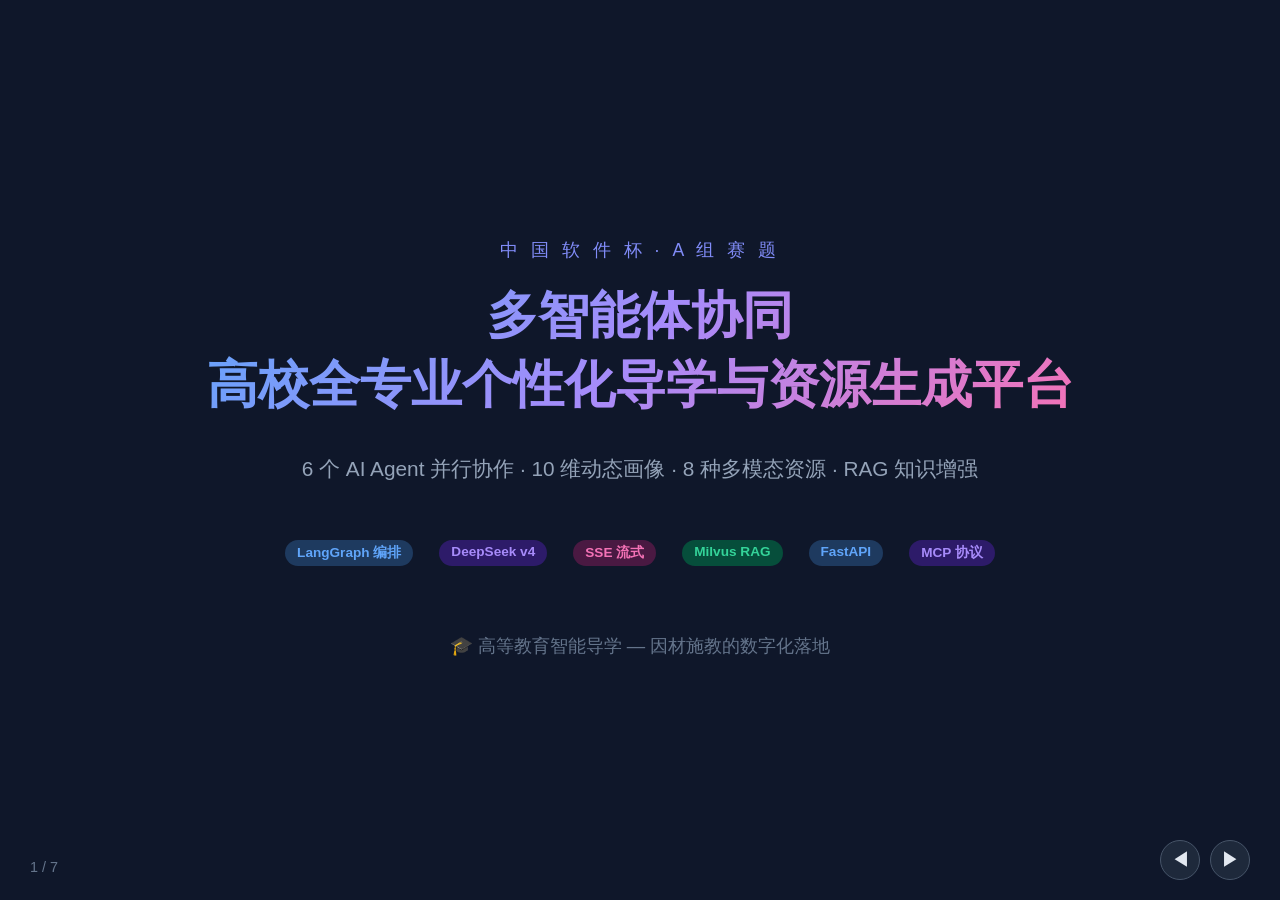
<file: docs/演示PPT.html>
<!DOCTYPE html>
<html lang="zh-CN">
<head>
<meta charset="UTF-8">
<meta name="viewport" content="width=device-width, initial-scale=1.0">
<title>多智能体协同高校个性化导学平台 — 演示PPT</title>
<style>
* { margin: 0; padding: 0; box-sizing: border-box; }
body { font-family: 'Segoe UI', 'PingFang SC', 'Microsoft YaHei', sans-serif; background: #0f172a; color: #e2e8f0; overflow: hidden; }
.slide { display: none; width: 100vw; height: 100vh; padding: 60px 80px; flex-direction: column; justify-content: center; position: absolute; top: 0; left: 0; }
.slide.active { display: flex; }
h1 { font-size: 3em; font-weight: 800; margin-bottom: 20px; background: linear-gradient(135deg, #60a5fa, #a78bfa, #f472b6); -webkit-background-clip: text; -webkit-text-fill-color: transparent; }
h2 { font-size: 2.2em; font-weight: 700; margin-bottom: 30px; color: #f1f5f9; border-left: 4px solid #818cf8; padding-left: 20px; }
h3 { font-size: 1.3em; font-weight: 600; color: #a78bfa; margin: 10px 0 5px; }
p, li { font-size: 1.15em; line-height: 1.8; color: #cbd5e1; }
.grid { display: grid; gap: 24px; }
.grid-2 { grid-template-columns: 1fr 1fr; }
.grid-3 { grid-template-columns: 1fr 1fr 1fr; }
.grid-4 { grid-template-columns: 1fr 1fr 1fr 1fr; }
.card { background: linear-gradient(135deg, #1e293b, #1a2332); border: 1px solid #334155; border-radius: 16px; padding: 28px; transition: transform 0.2s; }
.card:hover { transform: translateY(-2px); border-color: #818cf8; }
.card .icon { font-size: 2em; margin-bottom: 10px; }
.card h4 { font-size: 1.1em; color: #e2e8f0; margin-bottom: 8px; }
.card p { font-size: 0.95em; color: #94a3b8; }
.tag { display: inline-block; padding: 4px 12px; border-radius: 20px; font-size: 0.85em; font-weight: 600; margin: 3px; }
.tag-blue { background: #1e3a5f; color: #60a5fa; }
.tag-purple { background: #2d1b69; color: #a78bfa; }
.tag-pink { background: #4a1942; color: #f472b6; }
.tag-green { background: #064e3b; color: #34d399; }
.nav { position: fixed; bottom: 20px; right: 30px; z-index: 100; display: flex; gap: 10px; }
.nav button { background: #1e293b; border: 1px solid #475569; color: #e2e8f0; width: 40px; height: 40px; border-radius: 50%; cursor: pointer; font-size: 1.2em; transition: all 0.2s; }
.nav button:hover { background: #818cf8; border-color: #818cf8; }
.page-indicator { position: fixed; bottom: 25px; left: 30px; z-index: 100; color: #64748b; font-size: 0.9em; }
pre.code { background: #0f172a; border: 1px solid #334155; border-radius: 8px; padding: 16px; font-size: 0.85em; overflow-x: auto; color: #94a3b8; line-height: 1.5; }
.highlight { color: #f472b6; font-weight: 600; }
table { width: 100%; border-collapse: collapse; font-size: 0.95em; }
th { background: #1e293b; padding: 12px 16px; text-align: left; font-weight: 600; color: #a78bfa; }
td { padding: 10px 16px; border-bottom: 1px solid #1e293b; }
.stats { display: flex; gap: 40px; margin: 20px 0; }
.stat { text-align: center; }
.stat .num { font-size: 2.5em; font-weight: 800; background: linear-gradient(135deg, #60a5fa, #a78bfa); -webkit-background-clip: text; -webkit-text-fill-color: transparent; }
.arch-box { background: #1e293b; border: 1px solid #334155; border-radius: 12px; padding: 20px; margin: 8px 0; text-align: center; font-weight: 600; }
.arch-box.up { border-color: #818cf8; color: #a78bfa; }
.arch-box.mid { border-color: #60a5fa; color: #60a5fa; }
.arch-box.low { border-color: #34d399; color: #34d399; }
.arrow { text-align: center; color: #64748b; font-size: 1.5em; margin: 4px 0; }
</style>
</head>
<body>

<!-- Slide 1: 封面 -->
<div class="slide active" id="s1">
  <div style="text-align:center; max-width:900px; margin:0 auto;">
    <div style="font-size:1.1em;color:#818cf8;margin-bottom:10px;letter-spacing:4px;">中 国 软 件 杯 · A 组 赛 题</div>
    <h1 style="font-size:3.2em;margin:20px 0;">多智能体协同<br>高校全专业个性化导学与资源生成平台</h1>
    <p style="font-size:1.3em;color:#94a3b8;margin:30px 0;">6 个 AI Agent 并行协作 · 10 维动态画像 · 8 种多模态资源 · RAG 知识增强</p>
    <div style="margin-top:50px;display:flex;gap:20px;justify-content:center;flex-wrap:wrap;">
      <span class="tag tag-blue">LangGraph 编排</span><span class="tag tag-purple">DeepSeek v4</span>
      <span class="tag tag-pink">SSE 流式</span><span class="tag tag-green">Milvus RAG</span>
      <span class="tag tag-blue">FastAPI</span><span class="tag tag-purple">MCP 协议</span>
    </div>
    <p style="margin-top:60px;color:#64748b;">🎓 高等教育智能导学 — 因材施教的数字化落地</p>
  </div>
</div>

<!-- Slide 2: 痛点与创新价值 -->
<div class="slide" id="s2">
  <h2>💡 痛点与创新价值</h2>
  <div class="grid grid-2" style="margin-top:20px;">
    <div>
      <h3 style="color:#f472b6;">🎯 核心痛点</h3>
      <div class="card" style="margin:10px 0;"><p>📚 <b>资源繁杂无序</b> — 海量课程资料难以精准匹配个人需求</p></div>
      <div class="card" style="margin:10px 0;"><p>👥 <b>教学一刀切</b> — 课堂讲授无法兼顾每位学生的节奏与特点</p></div>
      <div class="card" style="margin:10px 0;"><p>🤖 <b>传统系统不足</b> — 缺乏多模态生成与多智能体协同能力</p></div>
    </div>
    <div>
      <h3 style="color:#34d399;">✨ 创新价值</h3>
      <div class="card" style="margin:10px 0;"><p>🔀 <b>6 Agent 并行协作</b> — LangGraph 确定性 fan-out/fan-in 编排</p></div>
      <div class="card" style="margin:10px 0;"><p>🎨 <b>8 种多模态资源</b> — 文档/PPT/题库/视频/代码/实验/导图/拓展</p></div>
      <div class="card" style="margin:10px 0;"><p>⚡ <b>全链路 SSE 流式</b> — 零白屏等待，Agent 进度实时可见</p></div>
      <div class="card" style="margin:10px 0;"><p>🔍 <b>Hybrid RAG 检索引擎</b> — Parent-Child + BM25 + RRF + Rerank</p></div>
    </div>
  </div>
  <div class="stats" style="margin-top:30px;">
    <div class="stat"><div class="num">6</div><div>AI Agent</div></div>
    <div class="stat"><div class="num">10</div><div>画像维度</div></div>
    <div class="stat"><div class="num">8</div><div>资源类型</div></div>
    <div class="stat"><div class="num">4202</div><div>知识 chunks</div></div>
    <div class="stat"><div class="num">100%</div><div>Hit@3</div></div>
  </div>
</div>

<!-- Slide 3: 技术架构 -->
<div class="slide" id="s3">
  <h2>🏗️ 技术架构与多智能体协作框架</h2>
  <div class="grid grid-2">
    <div>
      <h3>系统架构</h3>
      <div class="arch-box up">🖥️ Web UI — 智能导学 · 学情分析 · 课程 · 日历 · 协作 · 答疑 · 知识库</div>
      <div class="arrow">↓ SSE / REST API</div>
      <div class="arch-box mid">⚙️ FastAPI 网关 — /education/* /chat/stream /courses/* /documents/*</div>
      <div class="arrow">↓</div>
      <div class="arch-box mid">🧠 LangGraph 教育图 + Hybrid RAG 引擎 + MCP 工具层 (5 Server)</div>
      <div class="arrow">↓</div>
      <div class="arch-box low">💾 Milvus (向量) · PostgreSQL (业务) · Redis (会话/队列)</div>
    </div>
    <div>
      <h3>多智能体编排流程</h3>
      <pre class="code">[START]
   ↓
StudentContext   ← 加载学生画像+课程信息
   ↓
ResourcePlan     ← LLM 路由：分析需求→决定派遣Agent
   ↓
 ┌─ profile_agent    (📊 学习画像)
 ├─ knowledge_agent  (📚 知识解析)    ┐
 ├─ resource_agent   (🎯 资源生成)    │ fan-out
 ├─ path_agent       (🛤️ 路径规划)    │ 并行执行
 ├─ tutor_agent      (💡 智能辅导)    │
 └─ eval_agent       (📈 学习评估)    ┘
   ↓
ResourceIntegrator ← 归并所有 Agent 产出
   ↓
QualityReviewer    ← 内容安全+防幻觉检查
   ↓
LearningAdvisor    ← 生成学习建议
   ↓
Report → [END]</pre>
    </div>
  </div>
</div>

<!-- Slide 4: 核心功能演示 -->
<div class="slide" id="s4">
  <h2>🎯 核心功能</h2>
  <div class="grid grid-3">
    <div class="card">
      <div class="icon">📊</div>
      <h4>对话式画像构建</h4>
      <p>自然语言自动抽取 10 维特征：知识基础/认知风格/学习节奏/薄弱模式/兴趣领域/前置知识/资源偏好/学业状态/GPA/画像总结</p>
      <span class="tag tag-purple">非表单</span><span class="tag tag-blue">随学随新</span>
    </div>
    <div class="card">
      <div class="icon">🎯</div>
      <h4>多Agent资源生成</h4>
      <p>6 Agent 并行产出 8 种资源：课程文档/PPT大纲/选择题/填空题/简答题/视频脚本/代码案例/拓展阅读</p>
      <span class="tag tag-pink">fan-out并行</span><span class="tag tag-green">结构化输出</span>
    </div>
    <div class="card">
      <div class="icon">🛤️</div>
      <h4>个性化学习路径</h4>
      <p>分阶段规划+里程碑+检查点+周计划+期中/期末备考+自适应调整规则</p>
      <span class="tag tag-blue">动态规划</span><span class="tag tag-purple">考试计划</span>
    </div>
    <div class="card">
      <div class="icon">💡</div>
      <h4>智能辅导答疑</h4>
      <p>文字详解+图解说明+短视频要点+Markdown表格+代码示例+关联知识推荐+追问建议</p>
      <span class="tag tag-green">多模态解答</span><span class="tag tag-pink">SSE流式</span>
    </div>
    <div class="card">
      <div class="icon">📈</div>
      <h4>学习效果评估</h4>
      <p>5 维度评分+薄弱点定位+GPA预测+学分进度+考试就绪度+动态调整建议</p>
      <span class="tag tag-purple">多维评估</span><span class="tag tag-blue">GPA预测</span>
    </div>
    <div class="card">
      <div class="icon">🔍</div>
      <h4>RAG 知识库增强</h4>
      <p>4202 chunks/968篇文档 · Parent-Child Chunking · BM25+RRF Hybrid · bge-reranker 精排 · Hit@3=100%</p>
      <span class="tag tag-green">Hit@3=1.00</span><span class="tag tag-blue">MRR=0.93</span>
    </div>
  </div>
</div>

<!-- Slide 5: 加分项展示 -->
<div class="slide" id="s5">
  <h2>⭐ 加分项与特色功能</h2>
  <div class="grid grid-2">
    <div class="card">
      <h3 style="color:#f472b6;">💡 智能辅导（加分项）</h3>
      <p>即时多模态答疑，Markdown 渲染 + 代码高亮 + 表格对比 + Mermaid 流程图 + 教材推荐 + 追问建议</p>
      <pre class="code">学生: 什么是监督学习？
AI: # 监督学习
| 类型 | 算法 | 场景 |
|------|------|------|
| 分类 | 逻辑回归/决策树/SVM | 垃圾邮件识别 |
| 回归 | 线性回归/岭回归 | 房价预测 |
\`\`\`python
from sklearn.linear_model import LogisticRegression
model = LogisticRegression()
model.fit(X_train, y_train)
\`\`\`</pre>
    </div>
    <div class="card">
      <h3 style="color:#a78bfa;">📈 学习评估（加分项）</h3>
      <table>
        <tr><th>维度</th><th>评分</th><th>分析</th></tr>
        <tr><td>知识体系</td><td>65/100</td><td>知识碎片化，需系统化</td></tr>
        <tr><td>实践能力</td><td>70/100</td><td>缺项目实战经验</td></tr>
        <tr><td>数学基础</td><td>60/100</td><td>线代/概率需巩固</td></tr>
        <tr><td>规划清晰度</td><td>80/100</td><td>目标明确，路线清晰</td></tr>
        <tr><td>学业匹配</td><td>80/100</td><td>时间规划合理</td></tr>
        <tr><td><b>GPA预测</b></td><td><b>3.3</b></td><td>目标 3.5，需加强数学</td></tr>
      </table>
    </div>
  </div>
  <div style="margin-top:20px;display:flex;gap:12px;flex-wrap:wrap;">
    <span class="tag tag-green">✅ 画像构建</span><span class="tag tag-green">✅ 资源生成</span><span class="tag tag-green">✅ 路径规划</span>
    <span class="tag tag-green">✅ 智能辅导</span><span class="tag tag-green">✅ 学习评估</span><span class="tag tag-green">✅ RAG知识库</span>
    <span class="tag tag-green">✅ SSE流式</span><span class="tag tag-green">✅ 防幻觉机制</span><span class="tag tag-green">✅ 学情分析</span>
  </div>
</div>

<!-- Slide 6: 防幻觉与质量保障 -->
<div class="slide" id="s6">
  <h2>🛡️ 质量保障与防幻觉机制</h2>
  <div class="grid grid-2">
    <div>
      <div class="card" style="margin:10px 0;">
        <h4>🔒 结构化输出约束</h4>
        <p>所有 Agent 使用 JSON Schema 约束输出格式，LLM 必须输出符合预定义结构的 JSON，大幅减少自由发挥的幻觉空间</p>
      </div>
      <div class="card" style="margin:10px 0;">
        <h4>🎯 确定性路由 + LLM 验证</h4>
        <p>ResourcePlan 先通过关键词规则快速匹配 Agent，再由 LLM 验证和补充，避免纯 LLM 路由的不确定性</p>
      </div>
      <div class="card" style="margin:10px 0;">
        <h4>✅ QualityReviewer 审核节点</h4>
        <p>Agent 产出必经质量审核节点：自动检测空输出/格式错误/内容安全，LLM 二次审查事实性错误</p>
      </div>
    </div>
    <div>
      <div class="card" style="margin:10px 0;">
        <h4>📏 内容长度硬限制</h4>
        <p>Agent 输出限制在合理范围，避免 LLM 无意义长篇生成和幻觉扩散</p>
      </div>
      <div class="card" style="margin:10px 0;">
        <h4>🏷️ 来源标注</h4>
        <p>RAG 检索到的知识片段在回答中标注来源文档，学生可追溯原始资料验证信息准确性</p>
      </div>
      <div class="card" style="margin:10px 0;">
        <h4>🔄 兜底机制</h4>
        <p>LLM 失败时自动降级为确定性规则生成，确保系统始终有可用的基础内容输出</p>
      </div>
    </div>
  </div>
</div>

<!-- Slide 7: 总结 -->
<div class="slide" id="s7">
  <h2>🚀 总结与展望</h2>
  <div style="text-align:center;max-width:800px;margin:0 auto;">
    <h3 style="color:#34d399;font-size:1.5em;">赛题覆盖度：100% 基本功能 + 2 项加分</h3>
    <table style="margin:30px 0;">
      <tr><th>赛题要求</th><th>实现</th><th>状态</th></tr>
      <tr><td>对话式画像 (6+维度)</td><td>10 维动态画像</td><td>✅ 超额完成</td></tr>
      <tr><td>多Agent资源生成 (5+类型)</td><td>6 Agent / 8 种资源</td><td>✅ 超额完成</td></tr>
      <tr><td>个性化学习路径</td><td>分阶段+里程碑+周计划</td><td>✅ 完成</td></tr>
      <tr><td>智能辅导 (加分)</td><td>多模态答疑+SSE流式</td><td>✅ 完成</td></tr>
      <tr><td>学习评估 (加分)</td><td>5维评分+GPA预测</td><td>✅ 完成</td></tr>
      <tr><td>防幻觉机制</td><td>审核节点+Schema+兜底</td><td>✅ 完成</td></tr>
      <tr><td>流式输出</td><td>全链路 SSE</td><td>✅ 完成</td></tr>
    </table>
    <div style="display:flex;gap:12px;justify-content:center;flex-wrap:wrap;margin-top:20px;">
      <span class="tag tag-blue">LangGraph</span><span class="tag tag-purple">DeepSeek v4</span>
      <span class="tag tag-pink">FastAPI</span><span class="tag tag-green">Milvus</span>
      <span class="tag tag-blue">Redis</span><span class="tag tag-purple">PostgreSQL</span>
      <span class="tag tag-pink">MCP</span><span class="tag tag-green">SSE</span>
    </div>
    <p style="margin-top:40px;color:#64748b;">开源组件遵循 MIT / Apache 2.0 / BSD 协议 · AI 辅助工具声明：Claude Code + 科大讯飞</p>
  </div>
</div>

<!-- Navigation -->
<div class="page-indicator" id="pageNum">1 / 7</div>
<div class="nav">
  <button onclick="prev()" title="上一页">◀</button>
  <button onclick="next()" title="下一页">▶</button>
</div>

<script>
let current = 0;
const slides = document.querySelectorAll('.slide');
const total = slides.length;

function show(n) {
  slides[current].classList.remove('active');
  current = (n + total) % total;
  slides[current].classList.add('active');
  document.getElementById('pageNum').textContent = (current + 1) + ' / ' + total;
}

function next() { show(current + 1); }
function prev() { show(current - 1); }

document.addEventListener('keydown', function(e) {
  if (e.key === 'ArrowRight' || e.key === 'ArrowDown' || e.key === ' ') { e.preventDefault(); next(); }
  if (e.key === 'ArrowLeft' || e.key === 'ArrowUp') { e.preventDefault(); prev(); }
});
</script>
</body>
</html>
</file>
